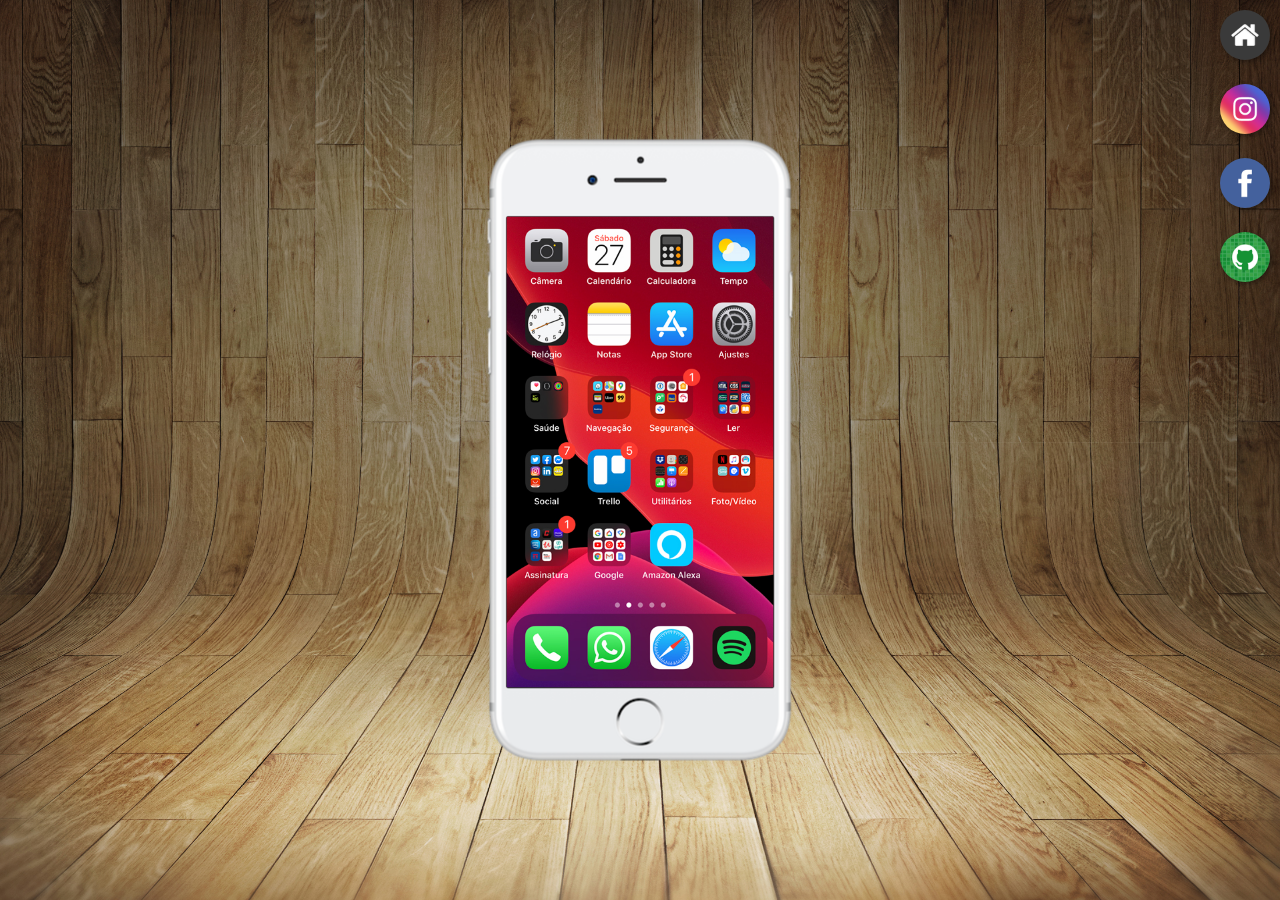
<file: index.html>
<!DOCTYPE html>
<html lang="pt-br">
<head>
    <meta charset="UTF-8">
    <meta name="viewport" content="width=device-width, initial-scale=1.0">
    <title>Redes Sociais</title>
    <link rel="stylesheet" href="estilos/style.css">
    <link rel="shortcut icon" href="favicon.ico" type="favicon">
    
</head>
<style>
    
   
</style>
<body>
    
    <main>
        <section id="iphone">  
            <iframe src="home.html" name="tela" id="tela" frameborder="0">
                Esse navegador não é compativel com seu navegador
            </iframe>      
        </section>
        <section id="container-icon">
               <a href="home.html" target="tela"><img src="imagens/logo-home.jpg" alt="logo home"></a>
               <a href="intagram.html" target="tela"><img src="imagens/logo-instagram.jpg" alt="instagram"></a>
               <a href="facebook.html" target="tela"><img src="imagens/logo-facebook.jpg" alt="facebook"></a>
               <a href="github.html" target="tela"><img src="imagens/logo-github.jpg" alt="github"></a>

        </section>
    </main>
    
    
</body>
</html>
</file>
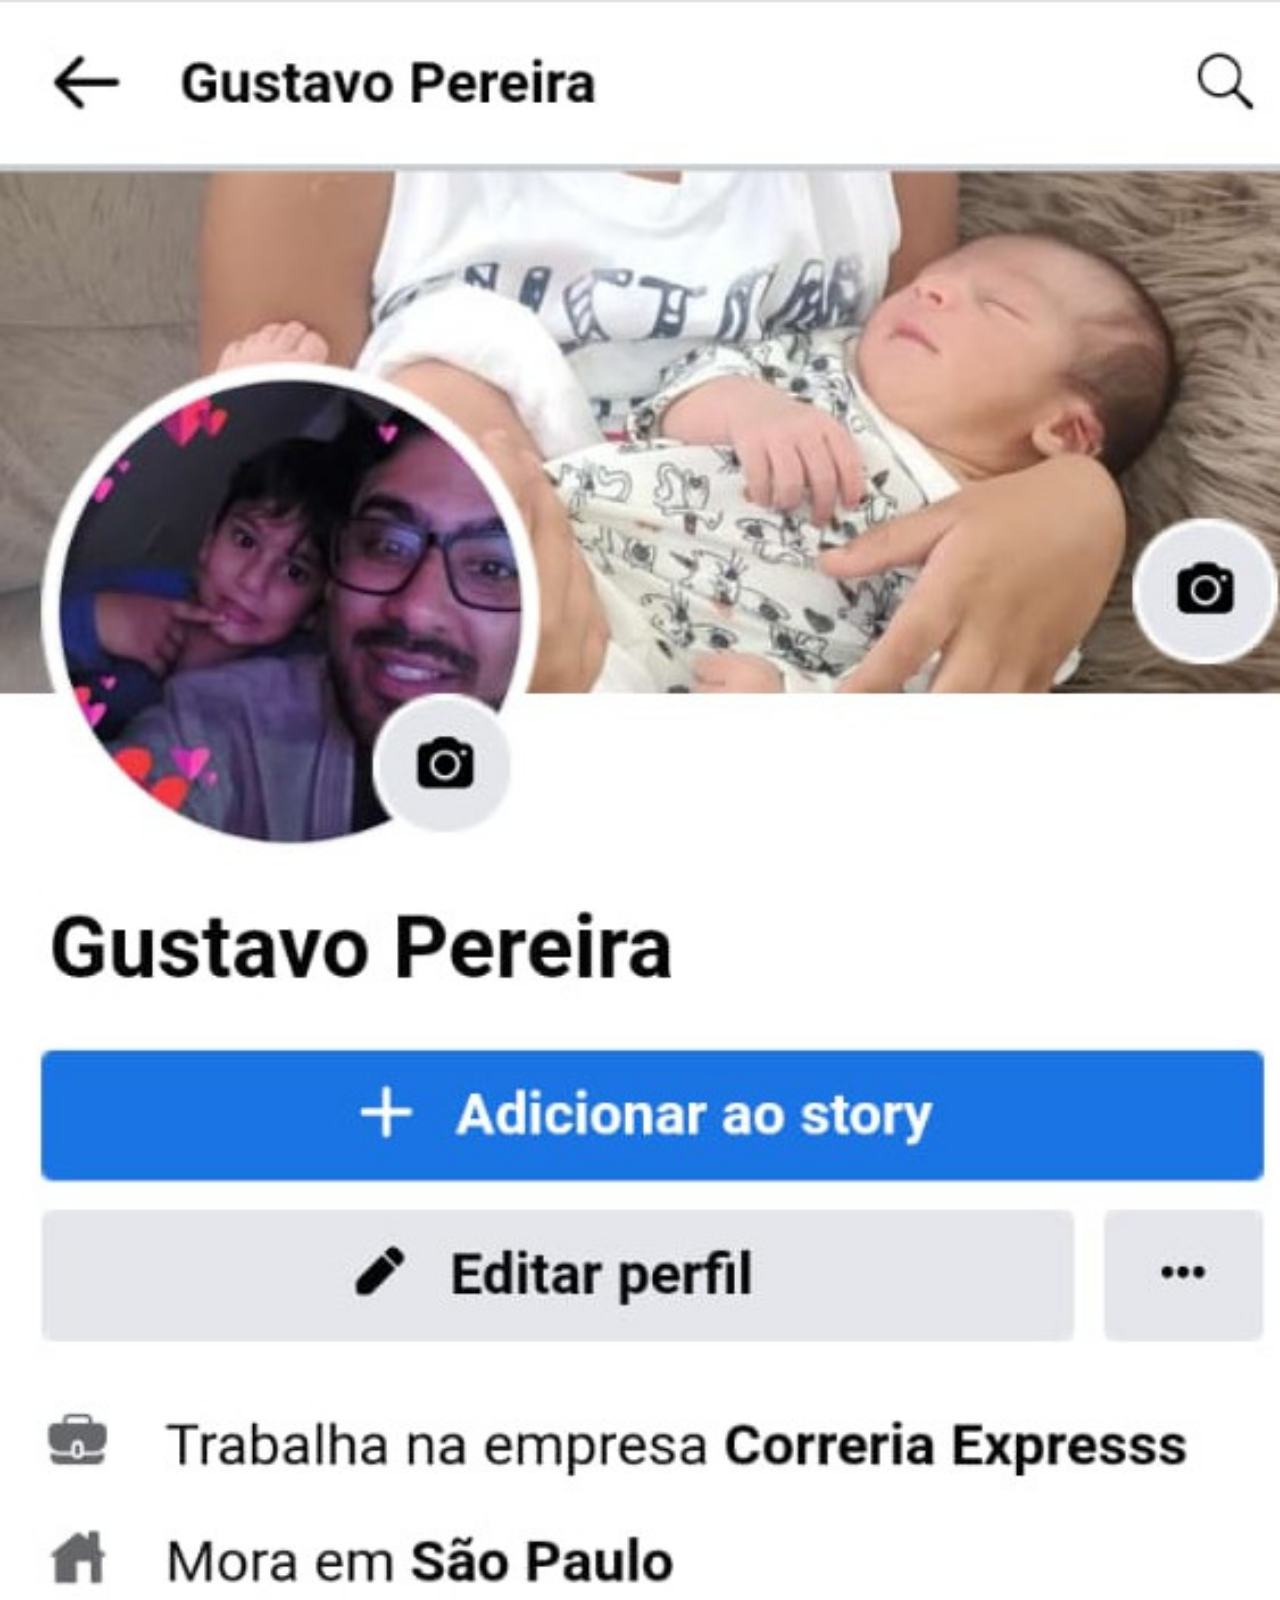
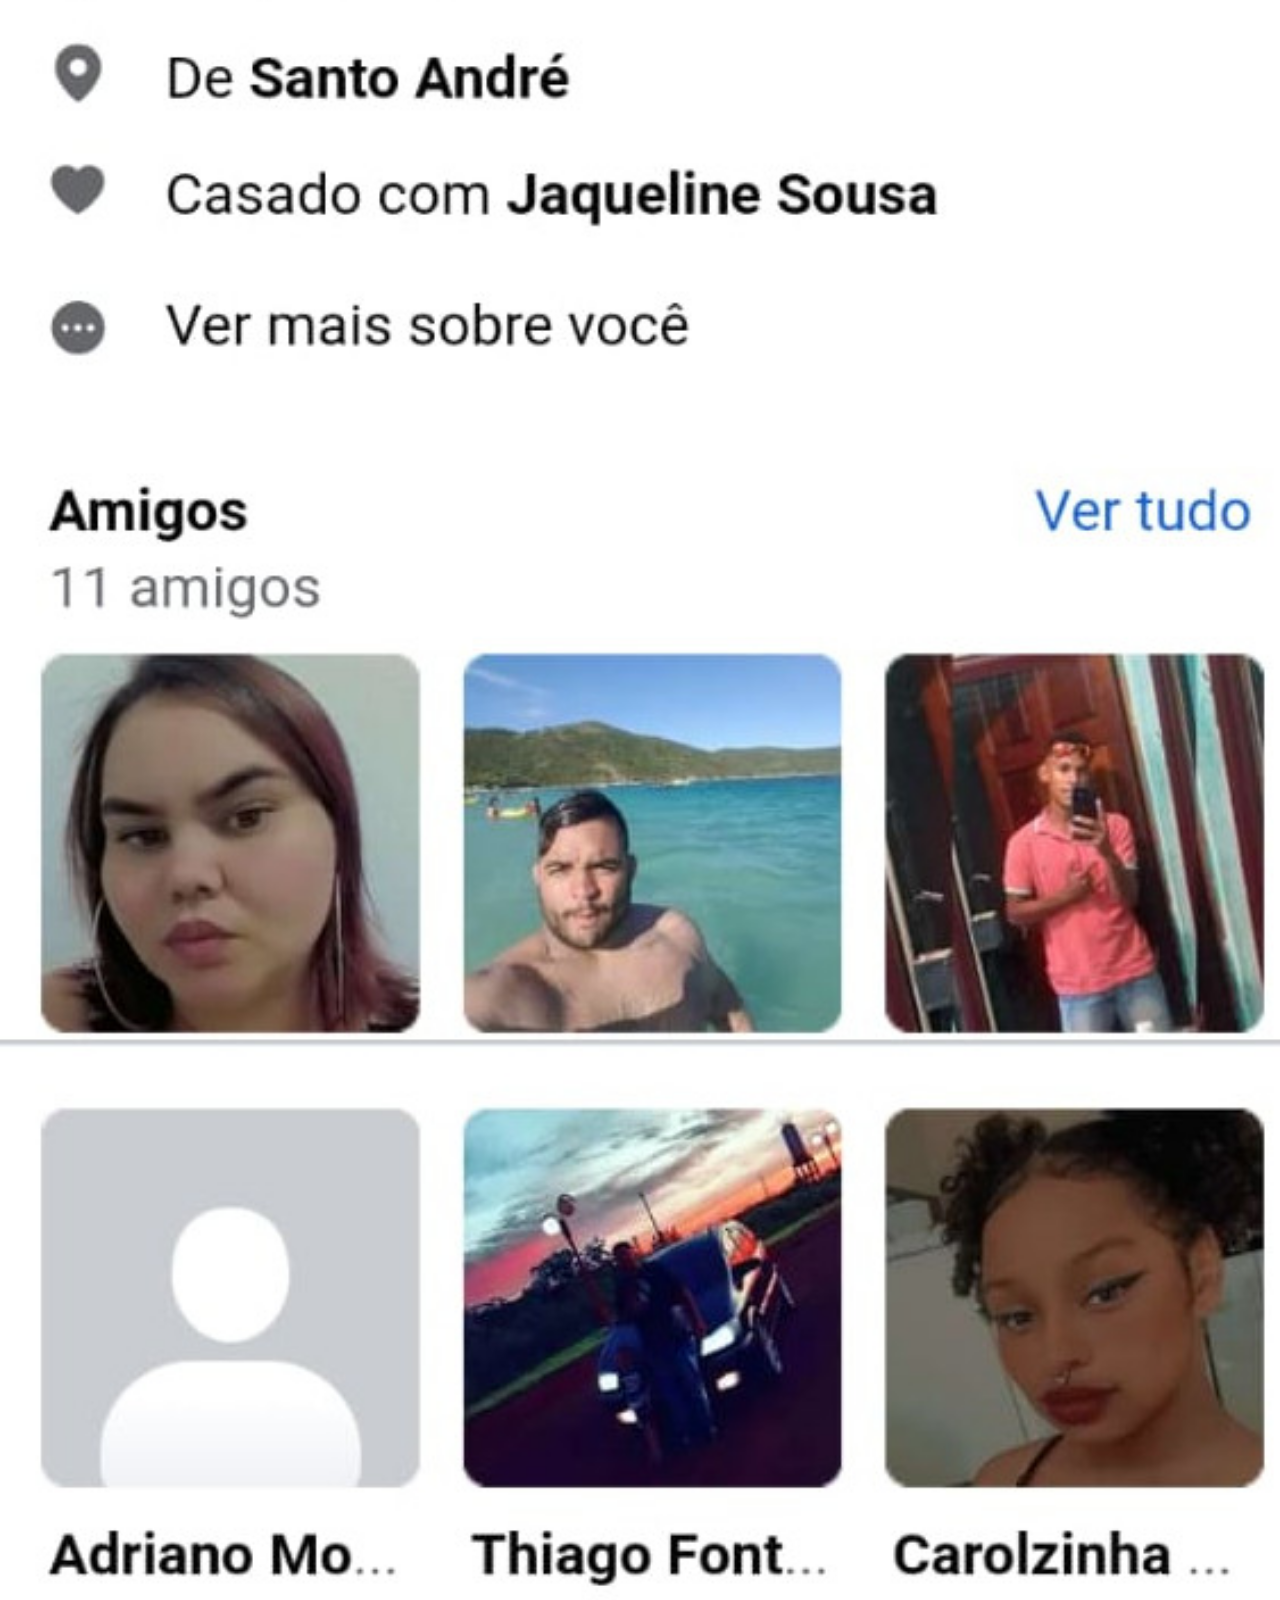
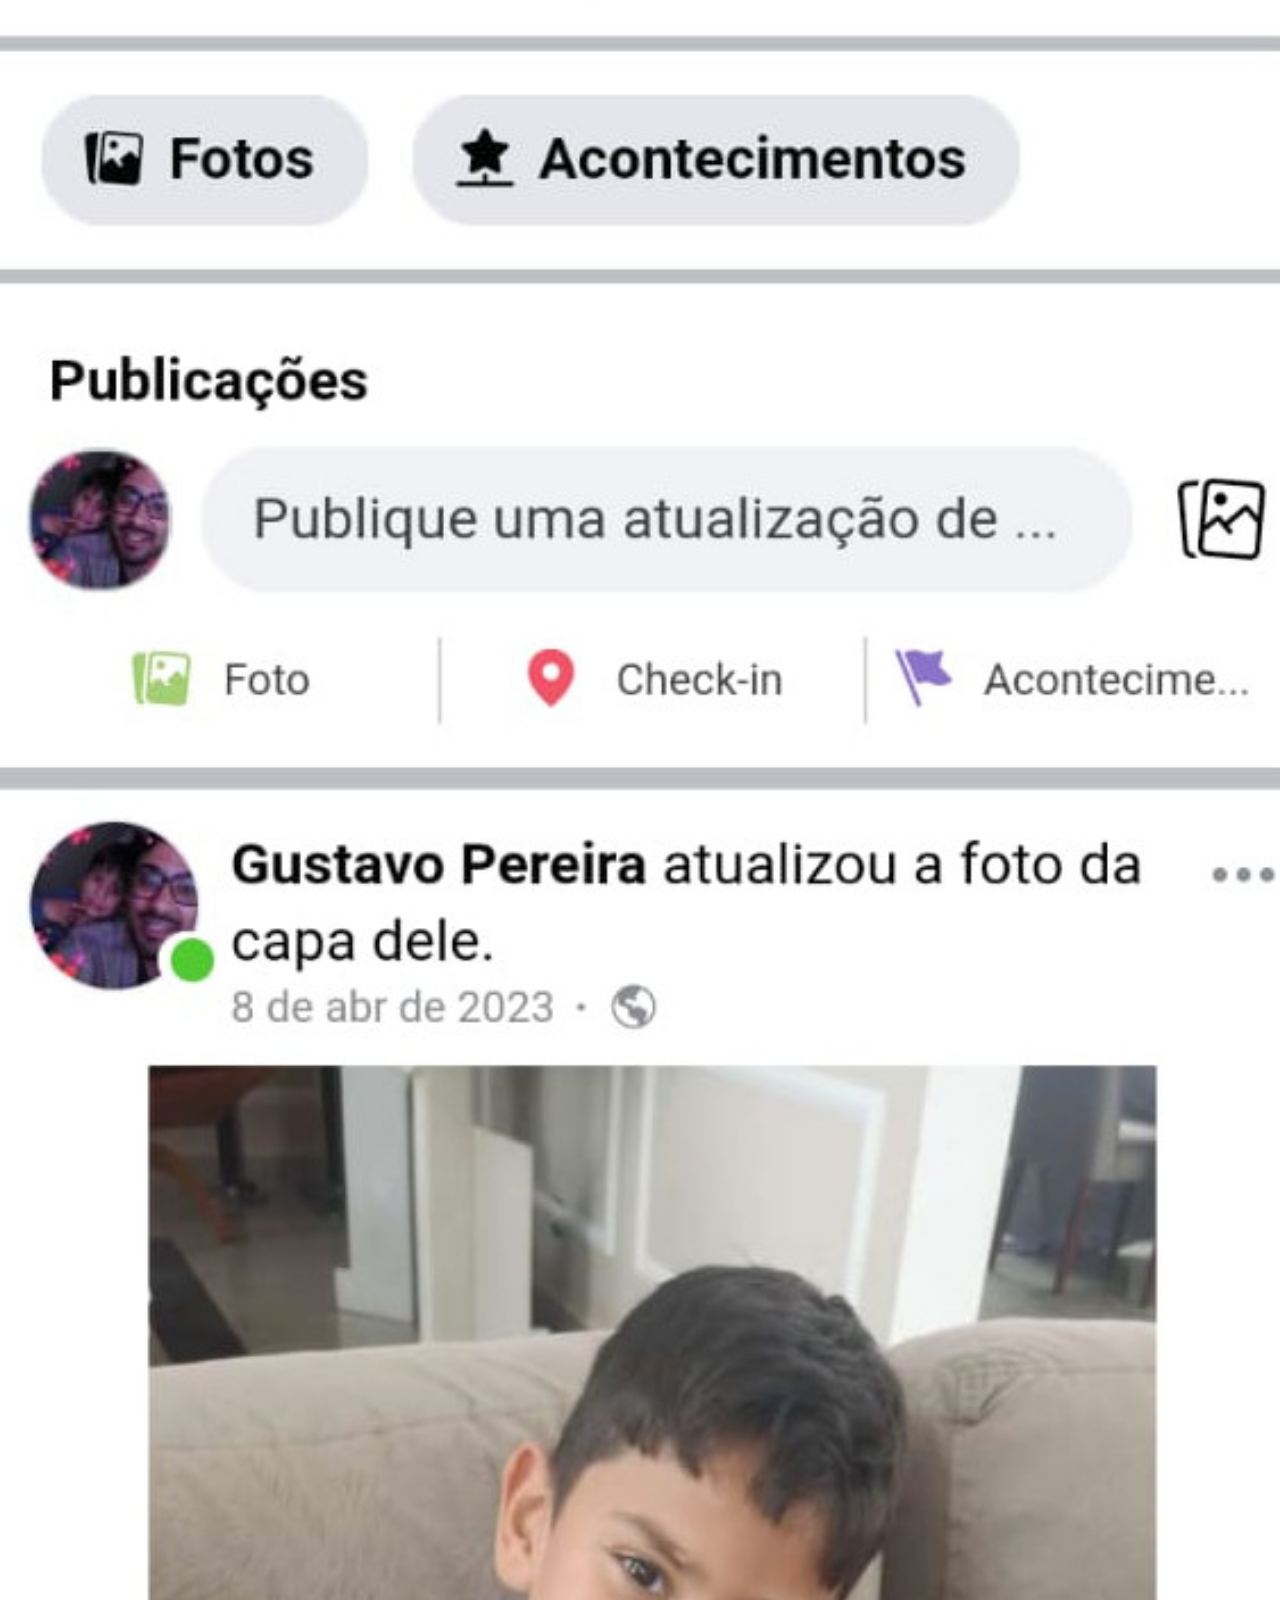
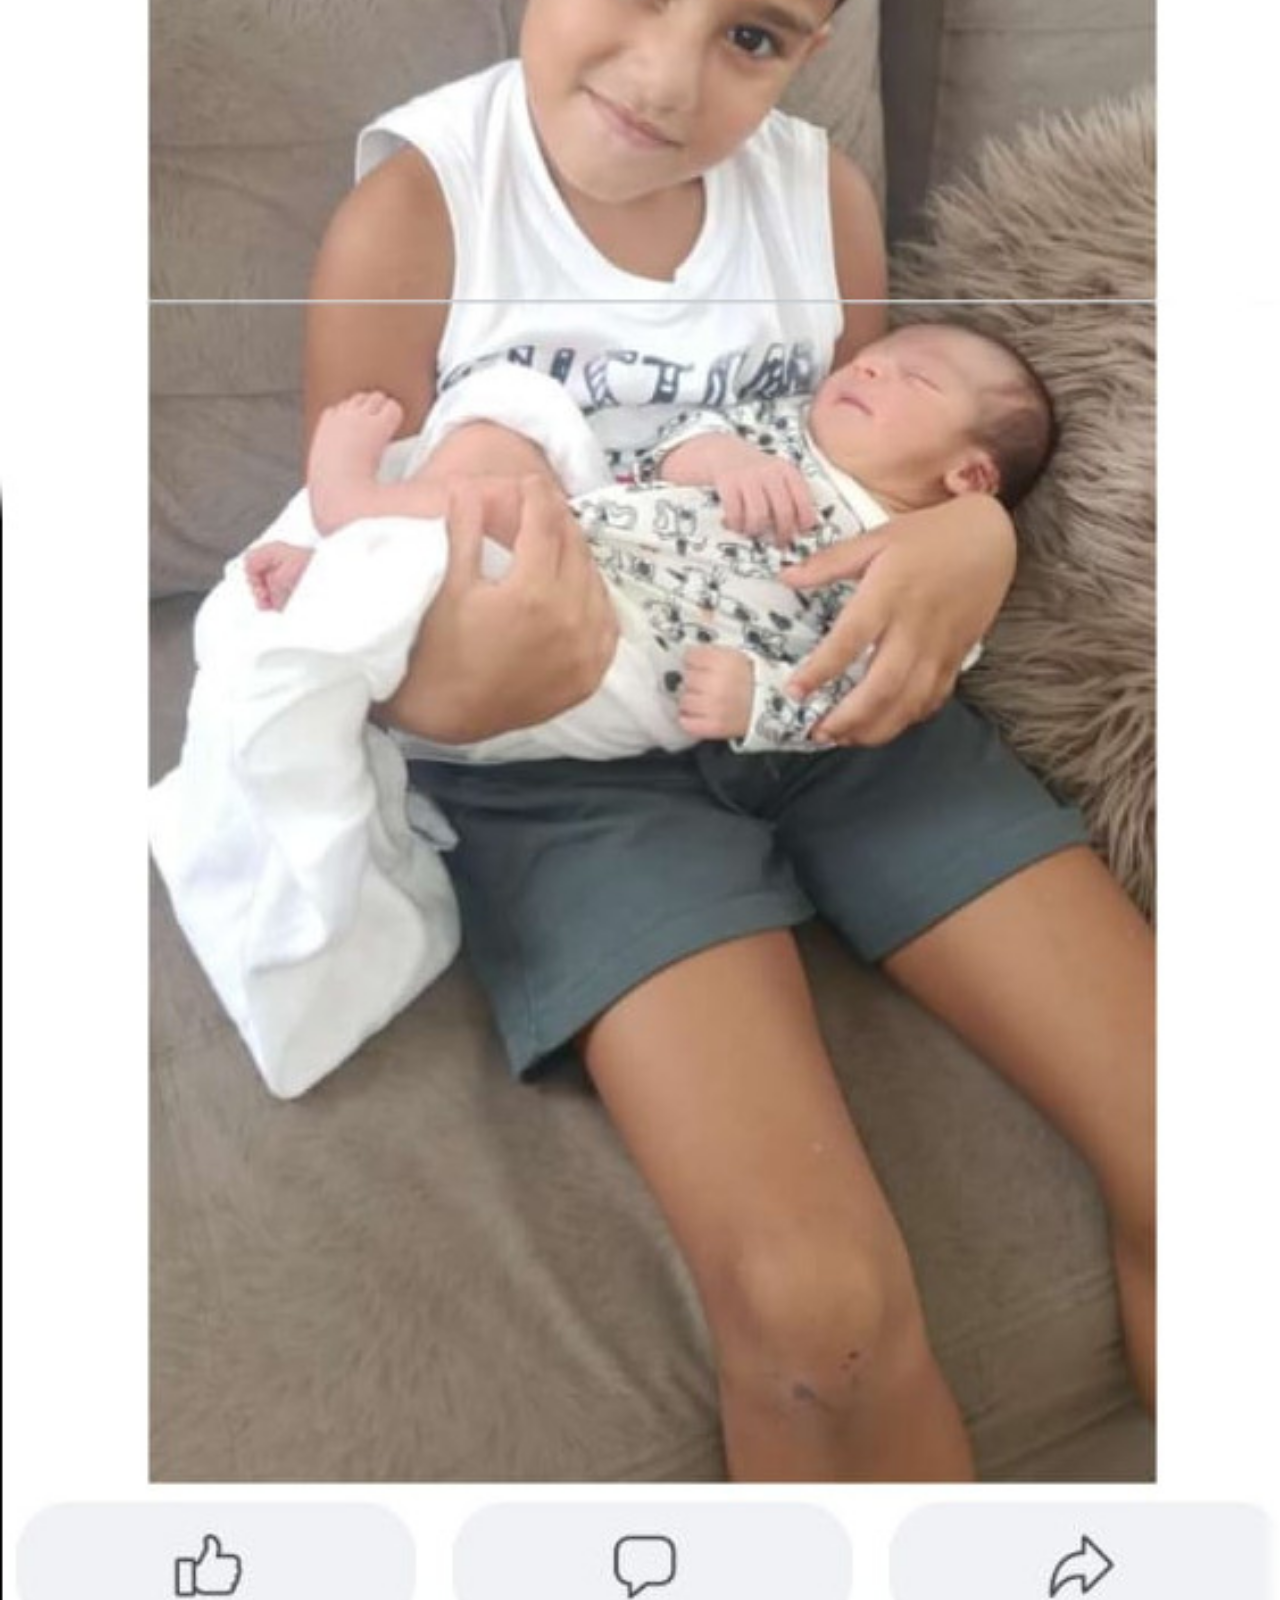
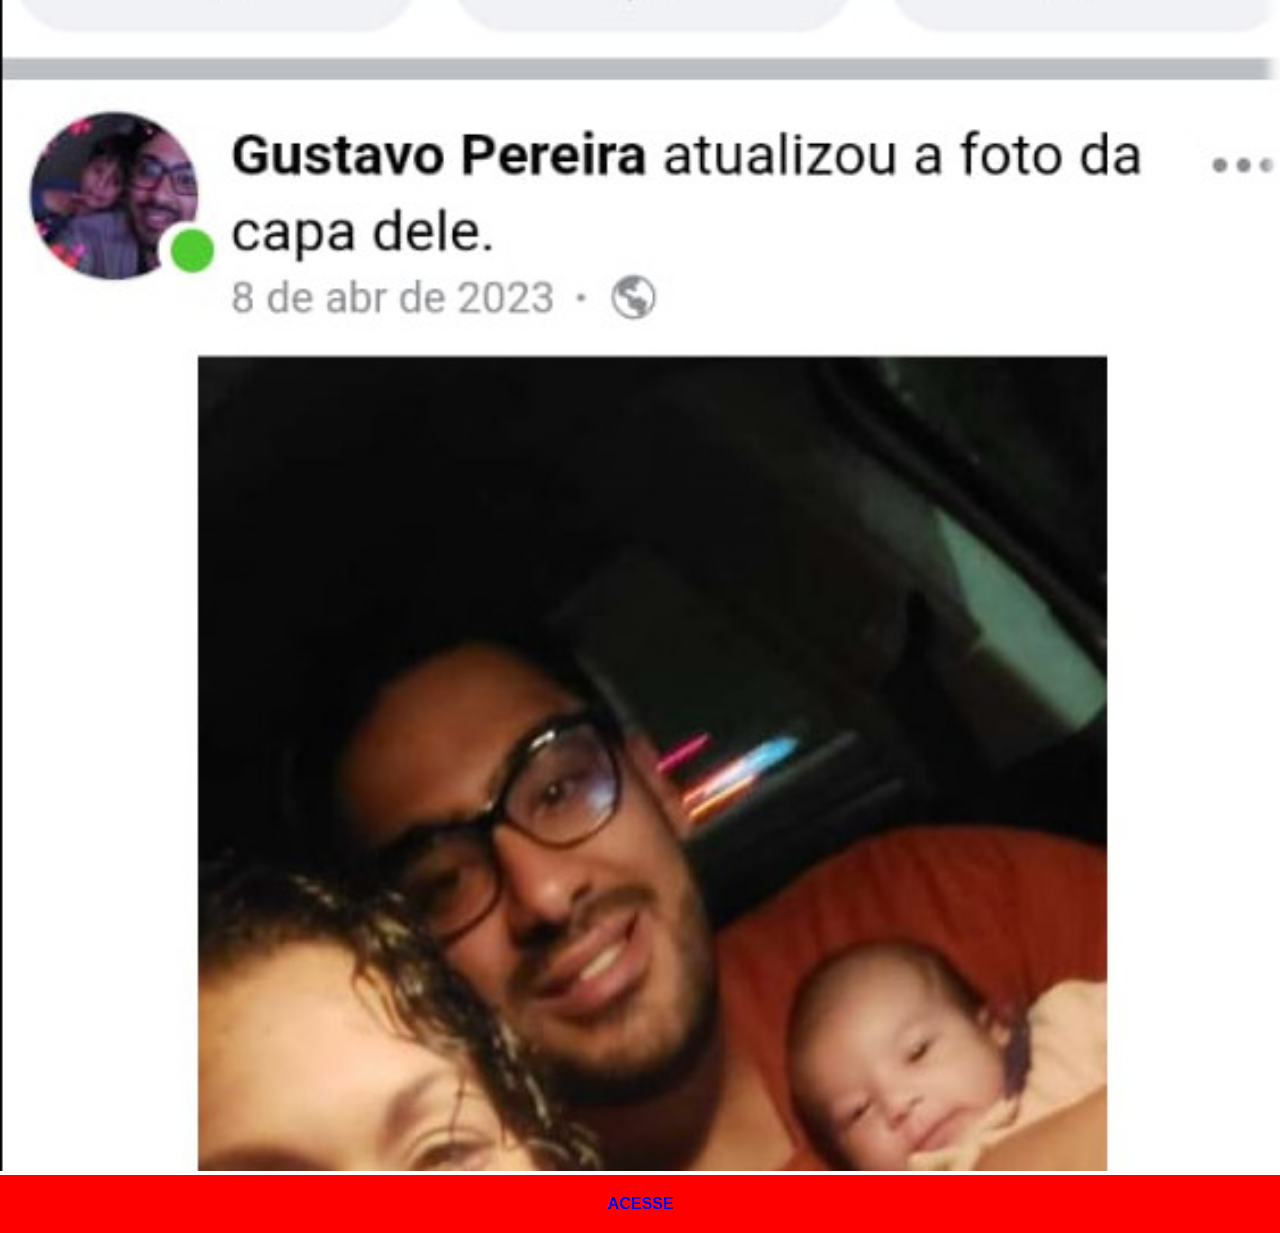
<file: facebook.html>
<!DOCTYPE html>
<html lang="en">
<head>
    <meta charset="UTF-8">
    <meta name="viewport" content="width=device-width, initial-scale=1.0">
    <title>Document</title>
    <link rel="stylesheet" href="estilos/social.css">
</head>
<body>
    <img src="imagens/facebook.jpg" alt="facebook"><a href="https://www.facebook.com/profile.php?id=100087121866873" target="_blank">ACESSE</a>
</body>
</html>
</file>
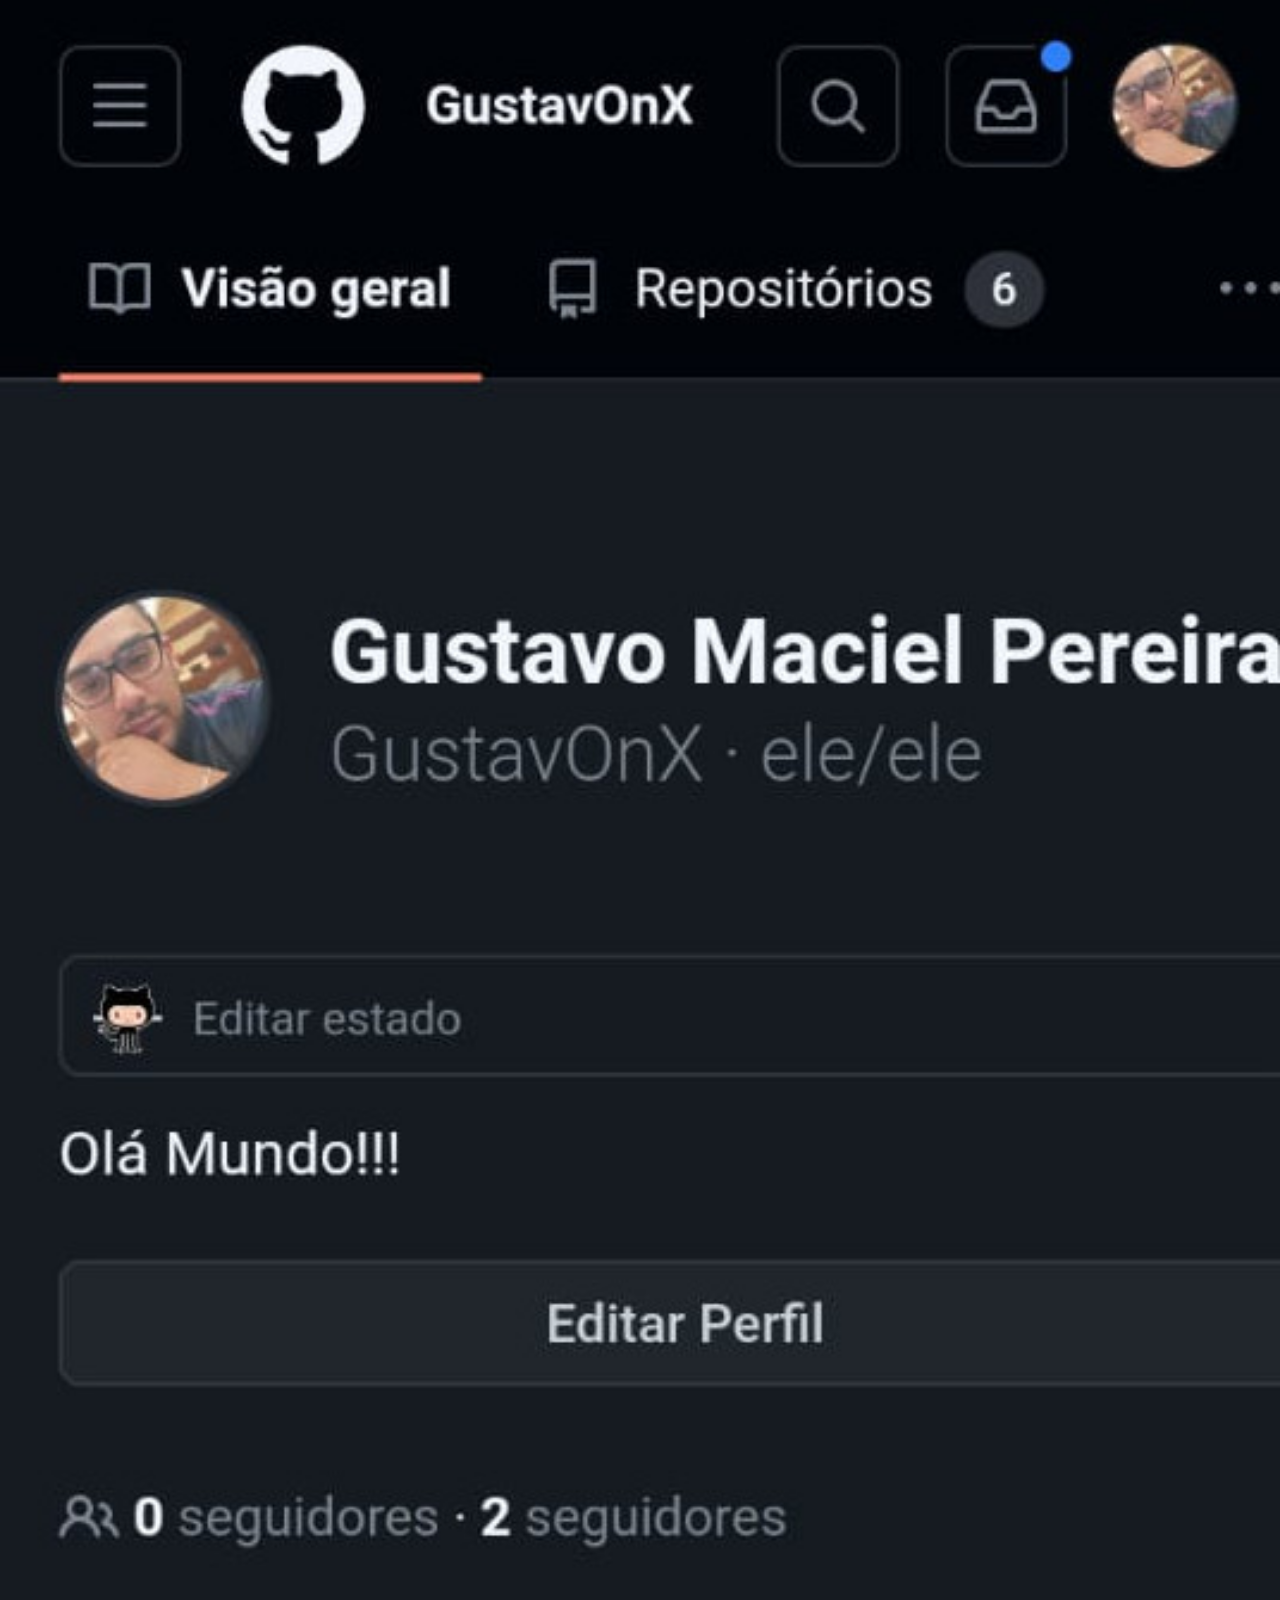
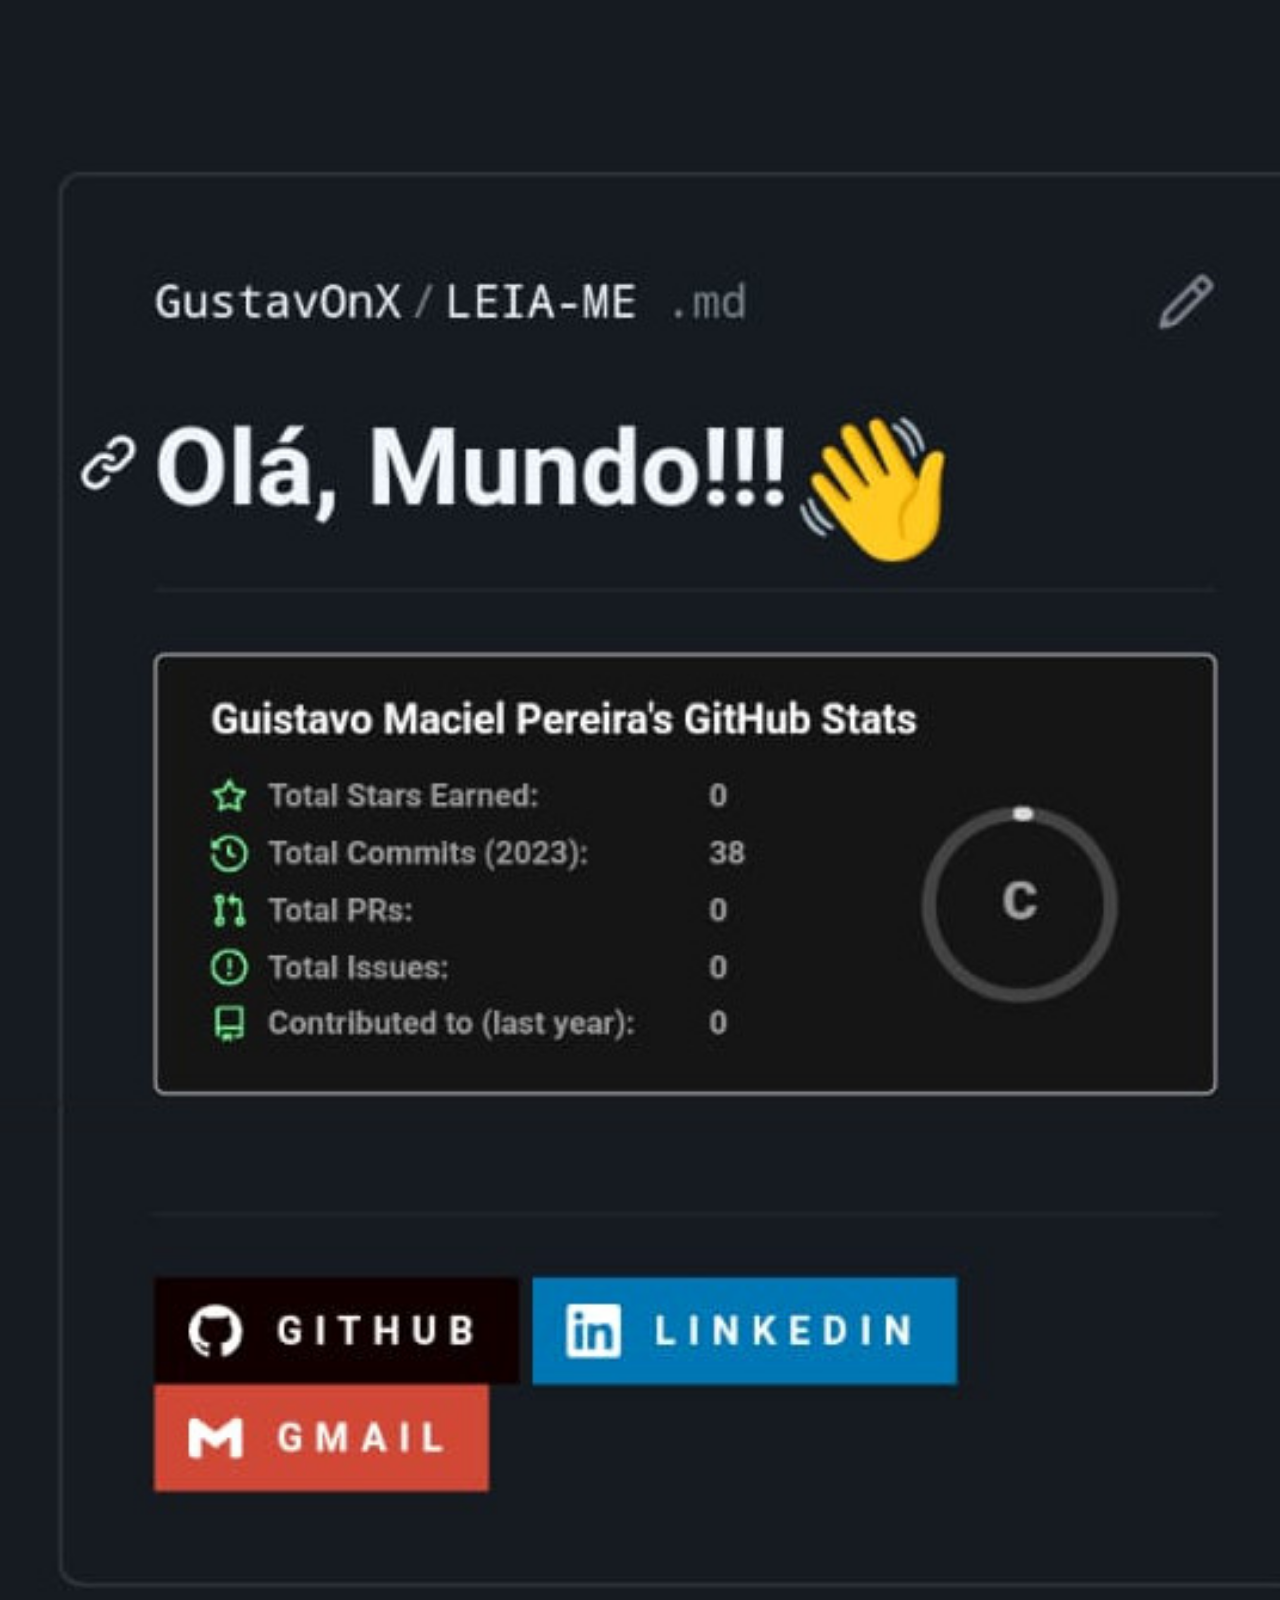
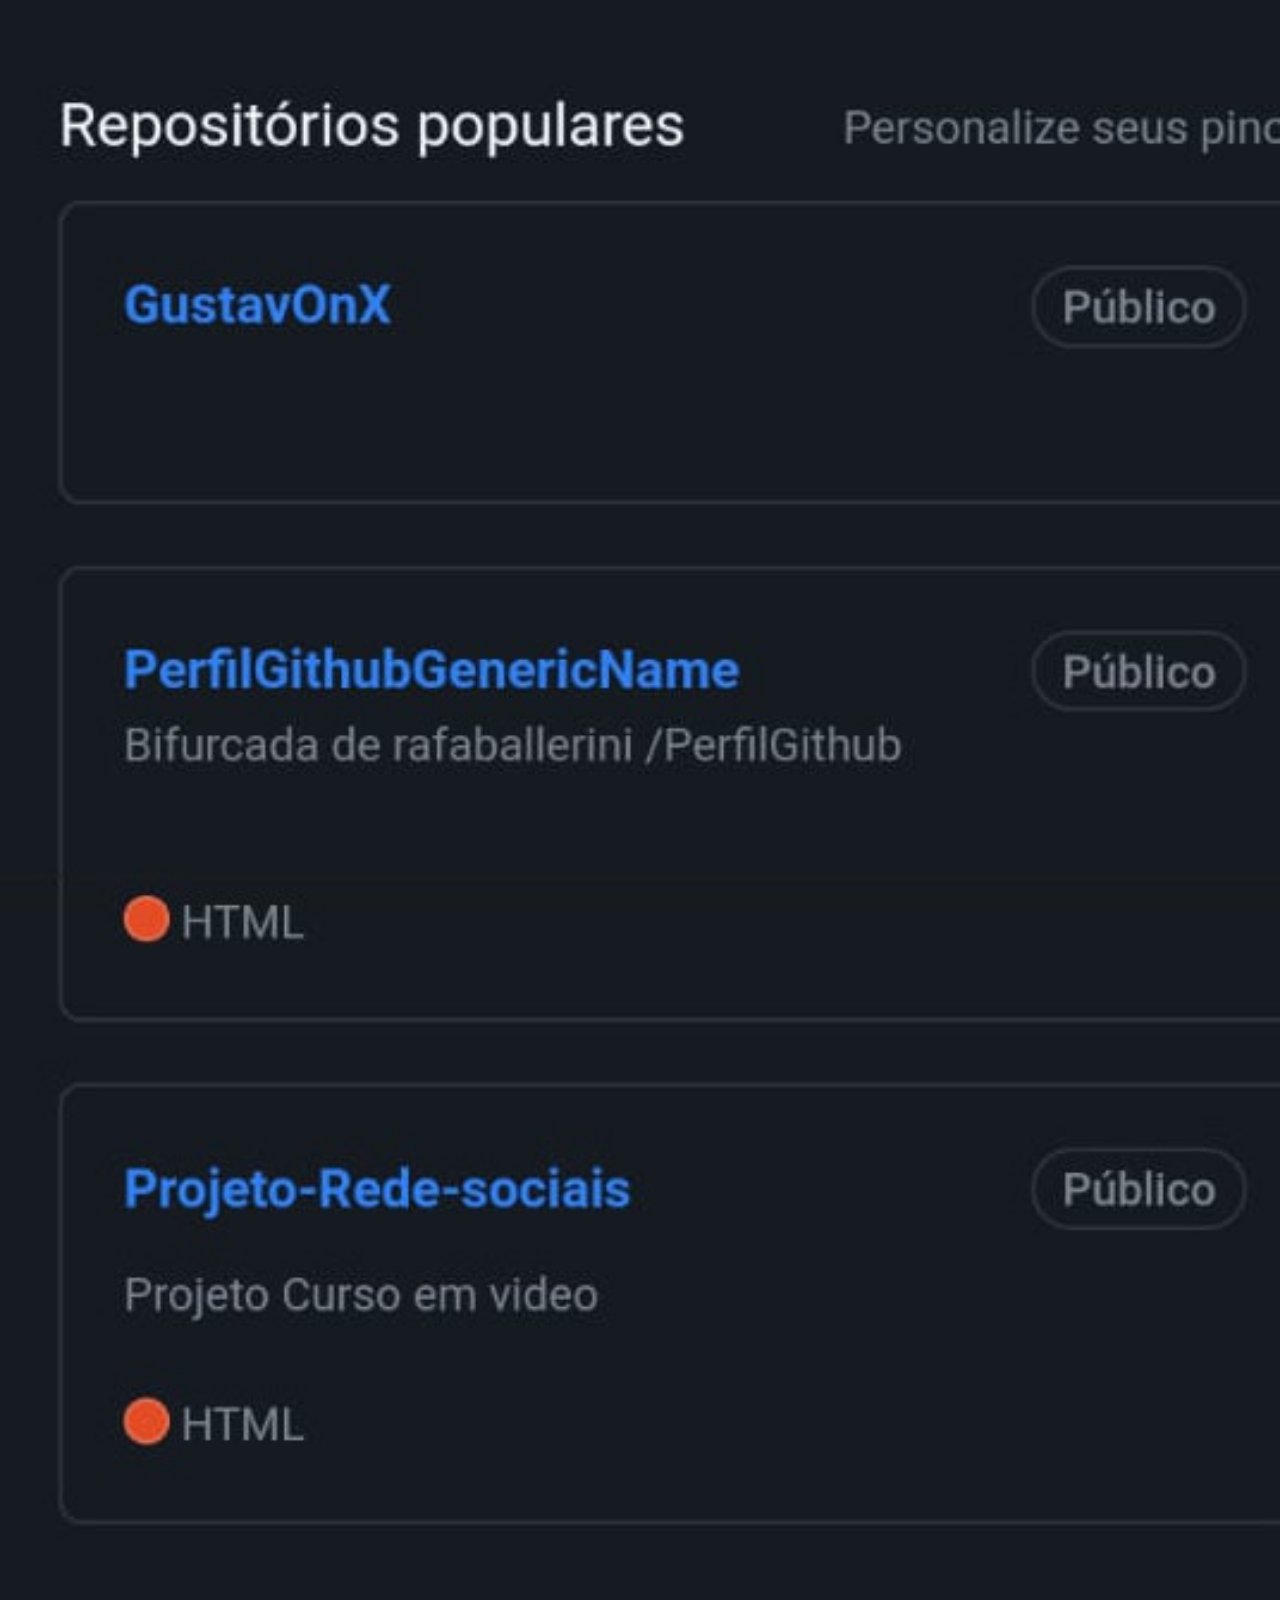
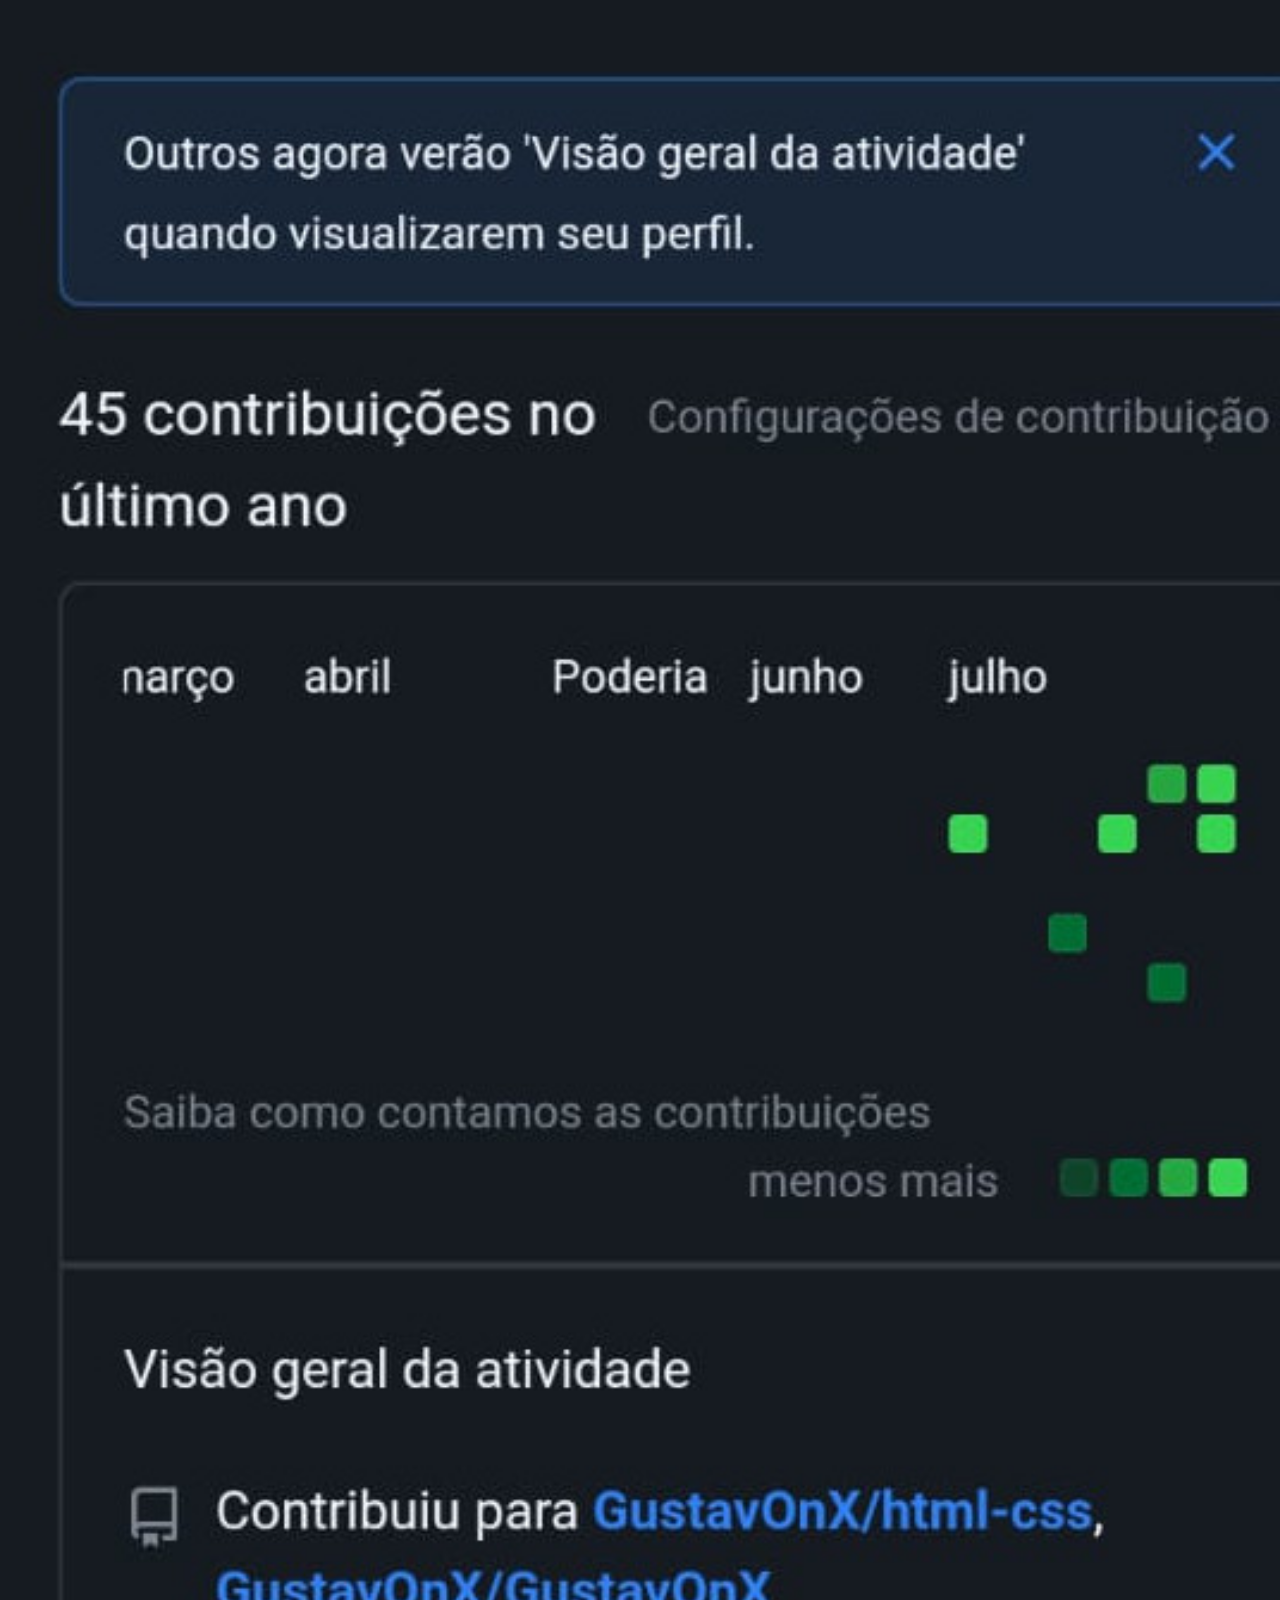
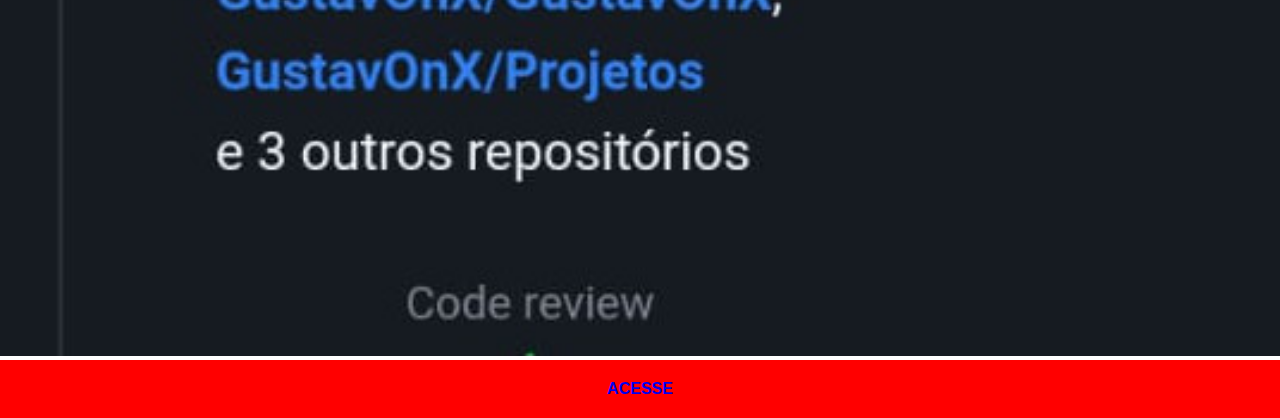
<file: github.html>
<!DOCTYPE html>
<html lang="en">
<head>
    <meta charset="UTF-8">
    <meta name="viewport" content="width=device-width, initial-scale=1.0">
    <title>Document</title>
    <link rel="stylesheet" href="estilos/social.css">
</head>
<body>
    <img src="imagens/githubgu.jpg" alt="github"><a href="https://github.com/GustavOnX" target="_blank">ACESSE</a>
</body>
</html>
</file>
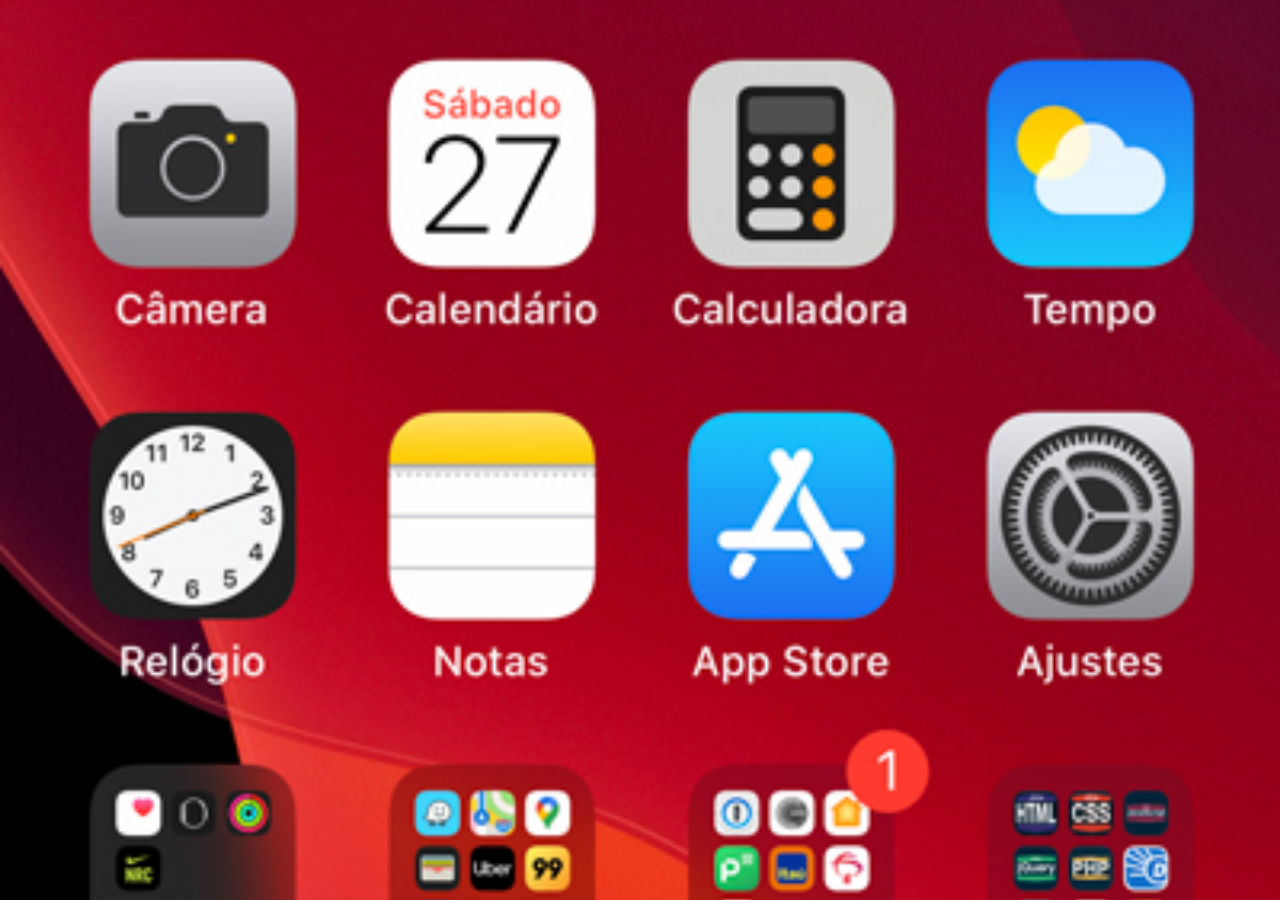
<file: home.html>
<!DOCTYPE html>
<html lang="pt-br">
<head>
    <meta charset="UTF-8">
    <meta name="viewport" content="width=device-width, initial-scale=1.0">
    <title>Document</title>
    <style>
        *{
            margin: 0px;
            padding: 0px;
        }
        body {
            width: 100vw;
            height: 100vh;
            background:  black url('imagens/tela-home.jpg') no-repeat top center;
            background-size: cover;
        }
    </style>
</head>
<body>
    
</body>
</html>
</file>
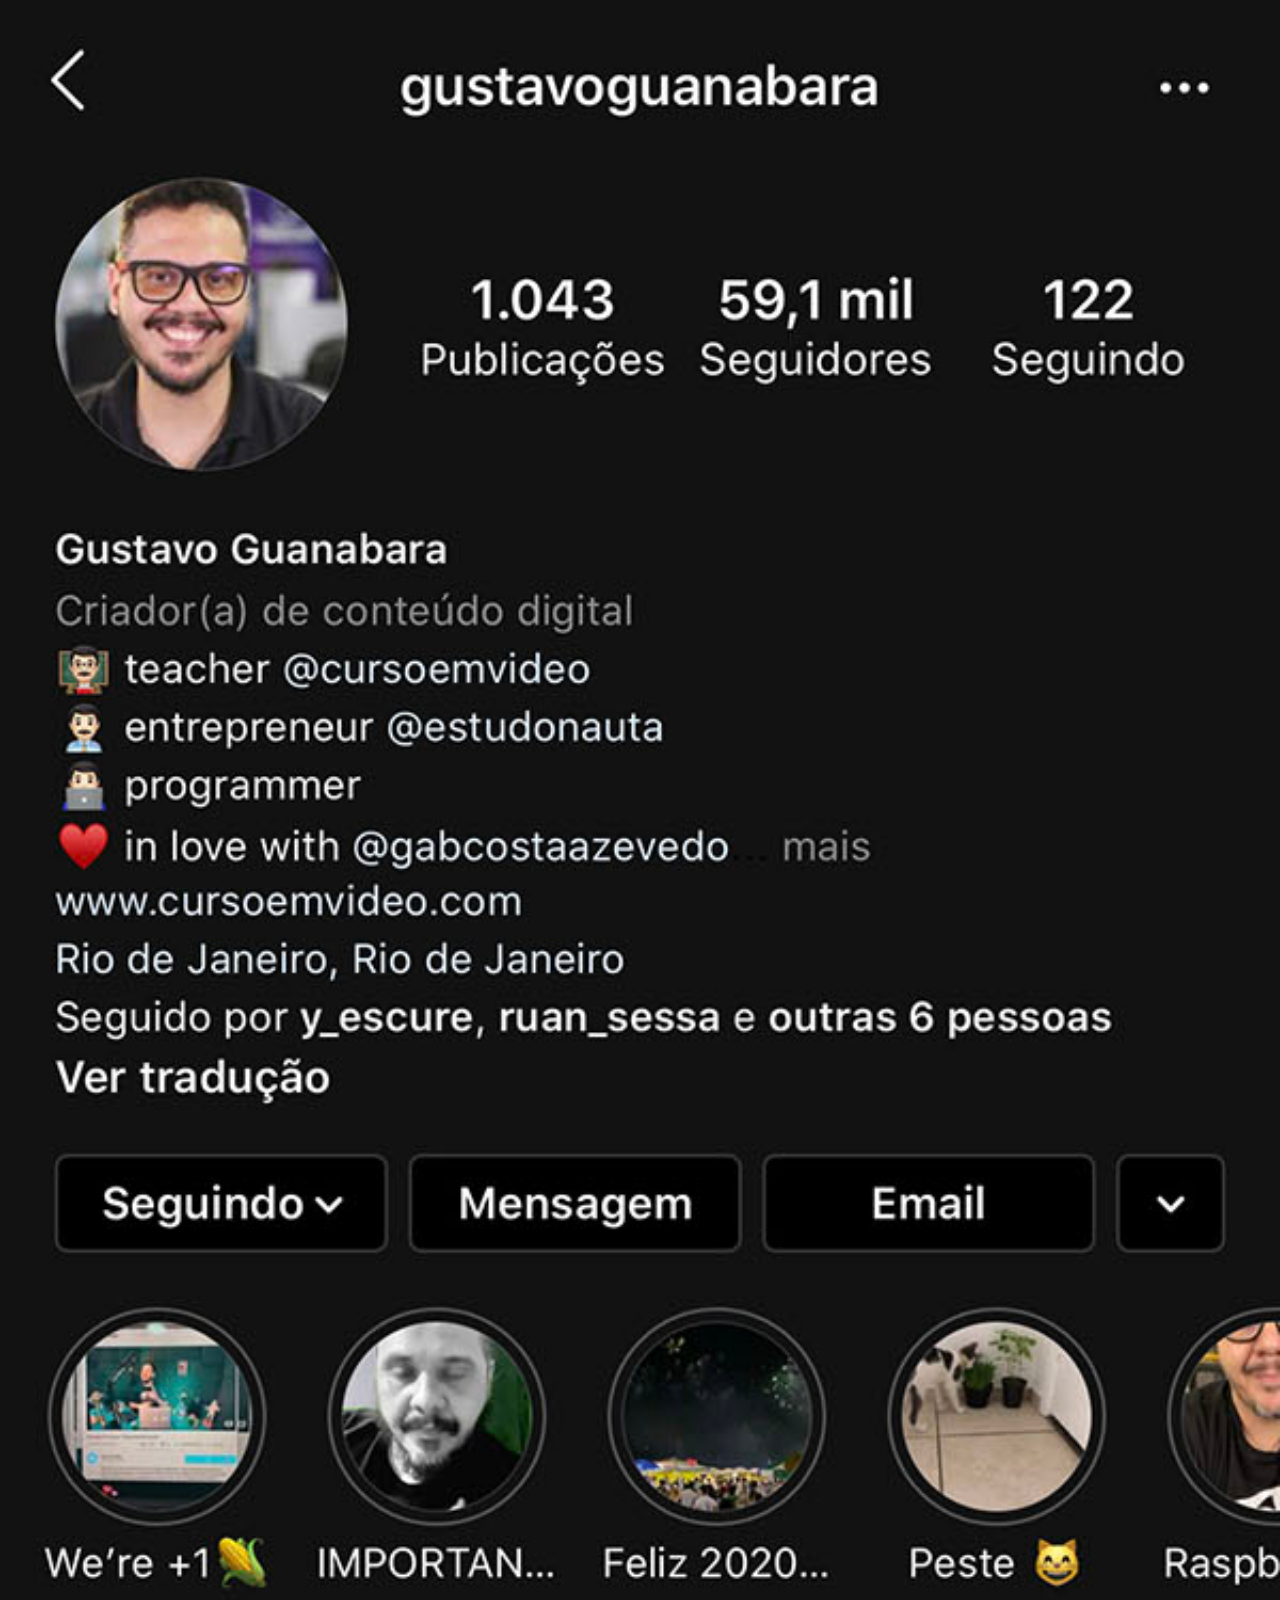
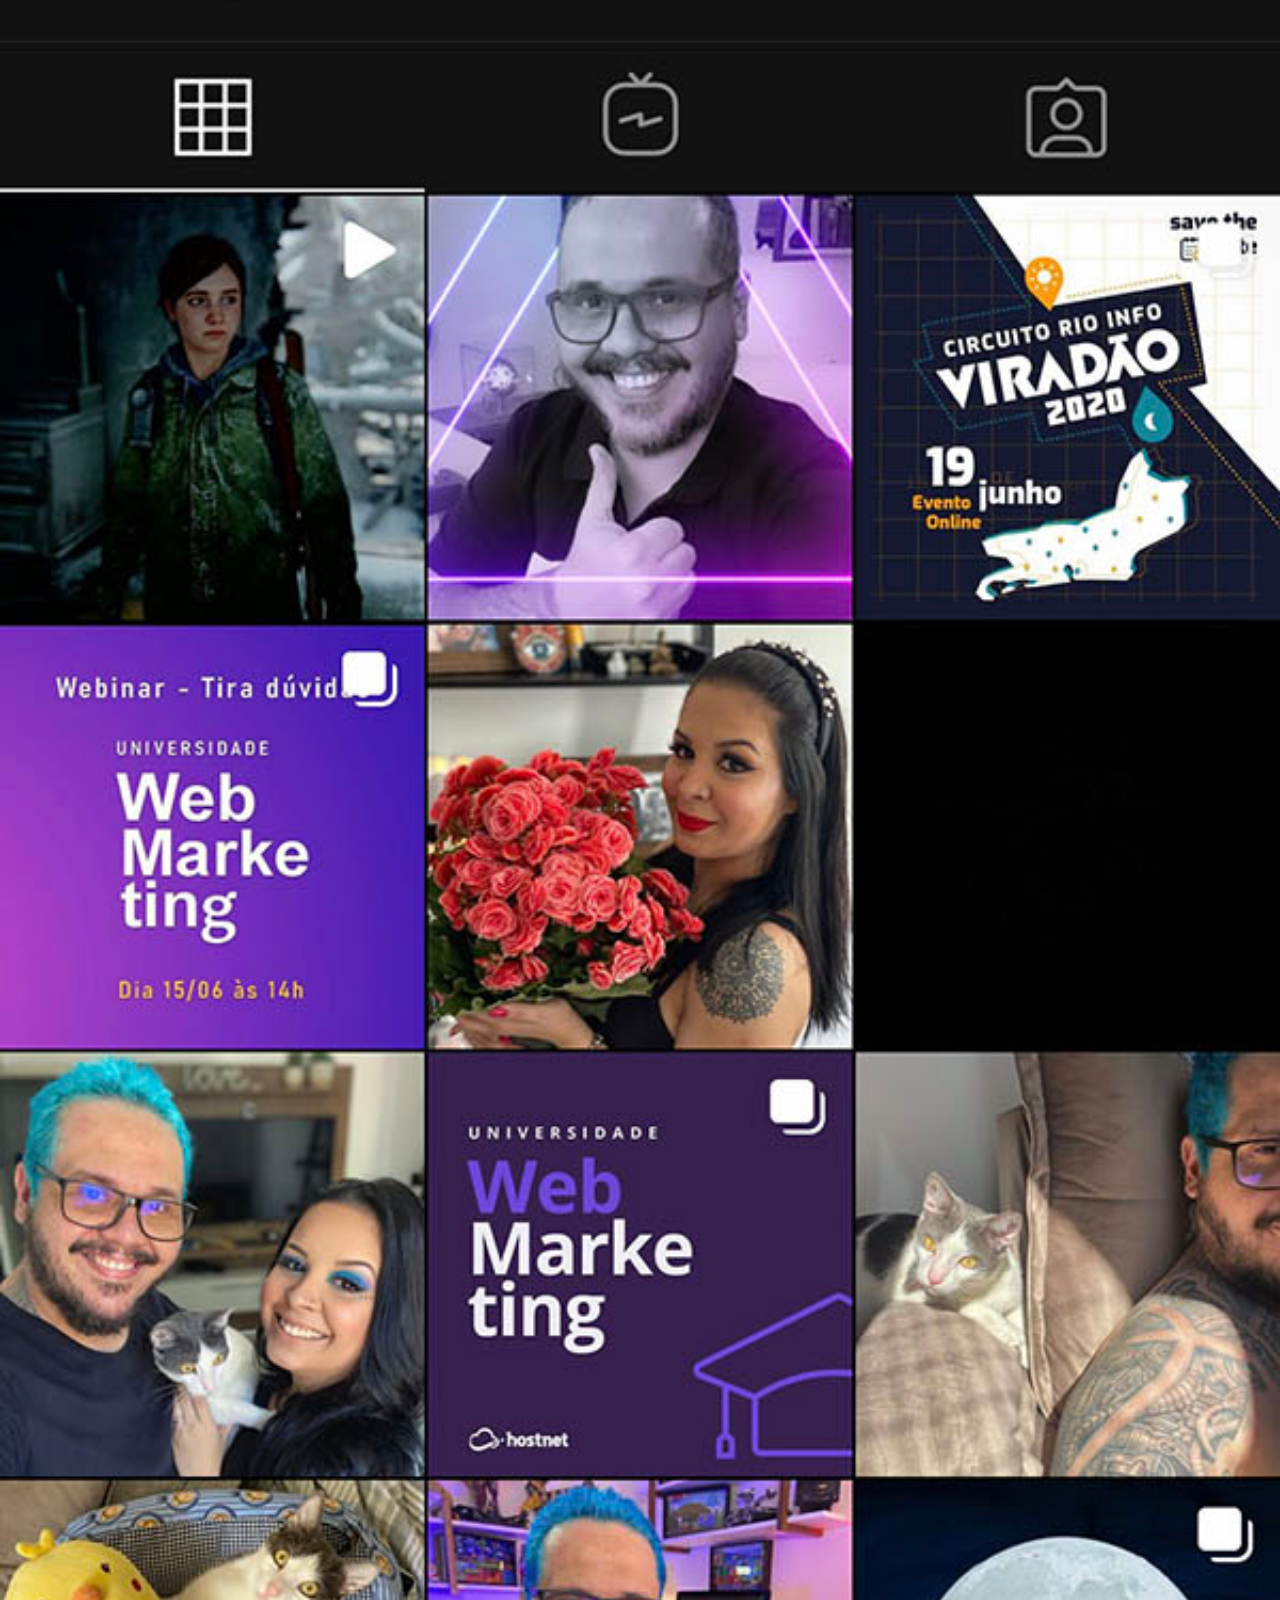
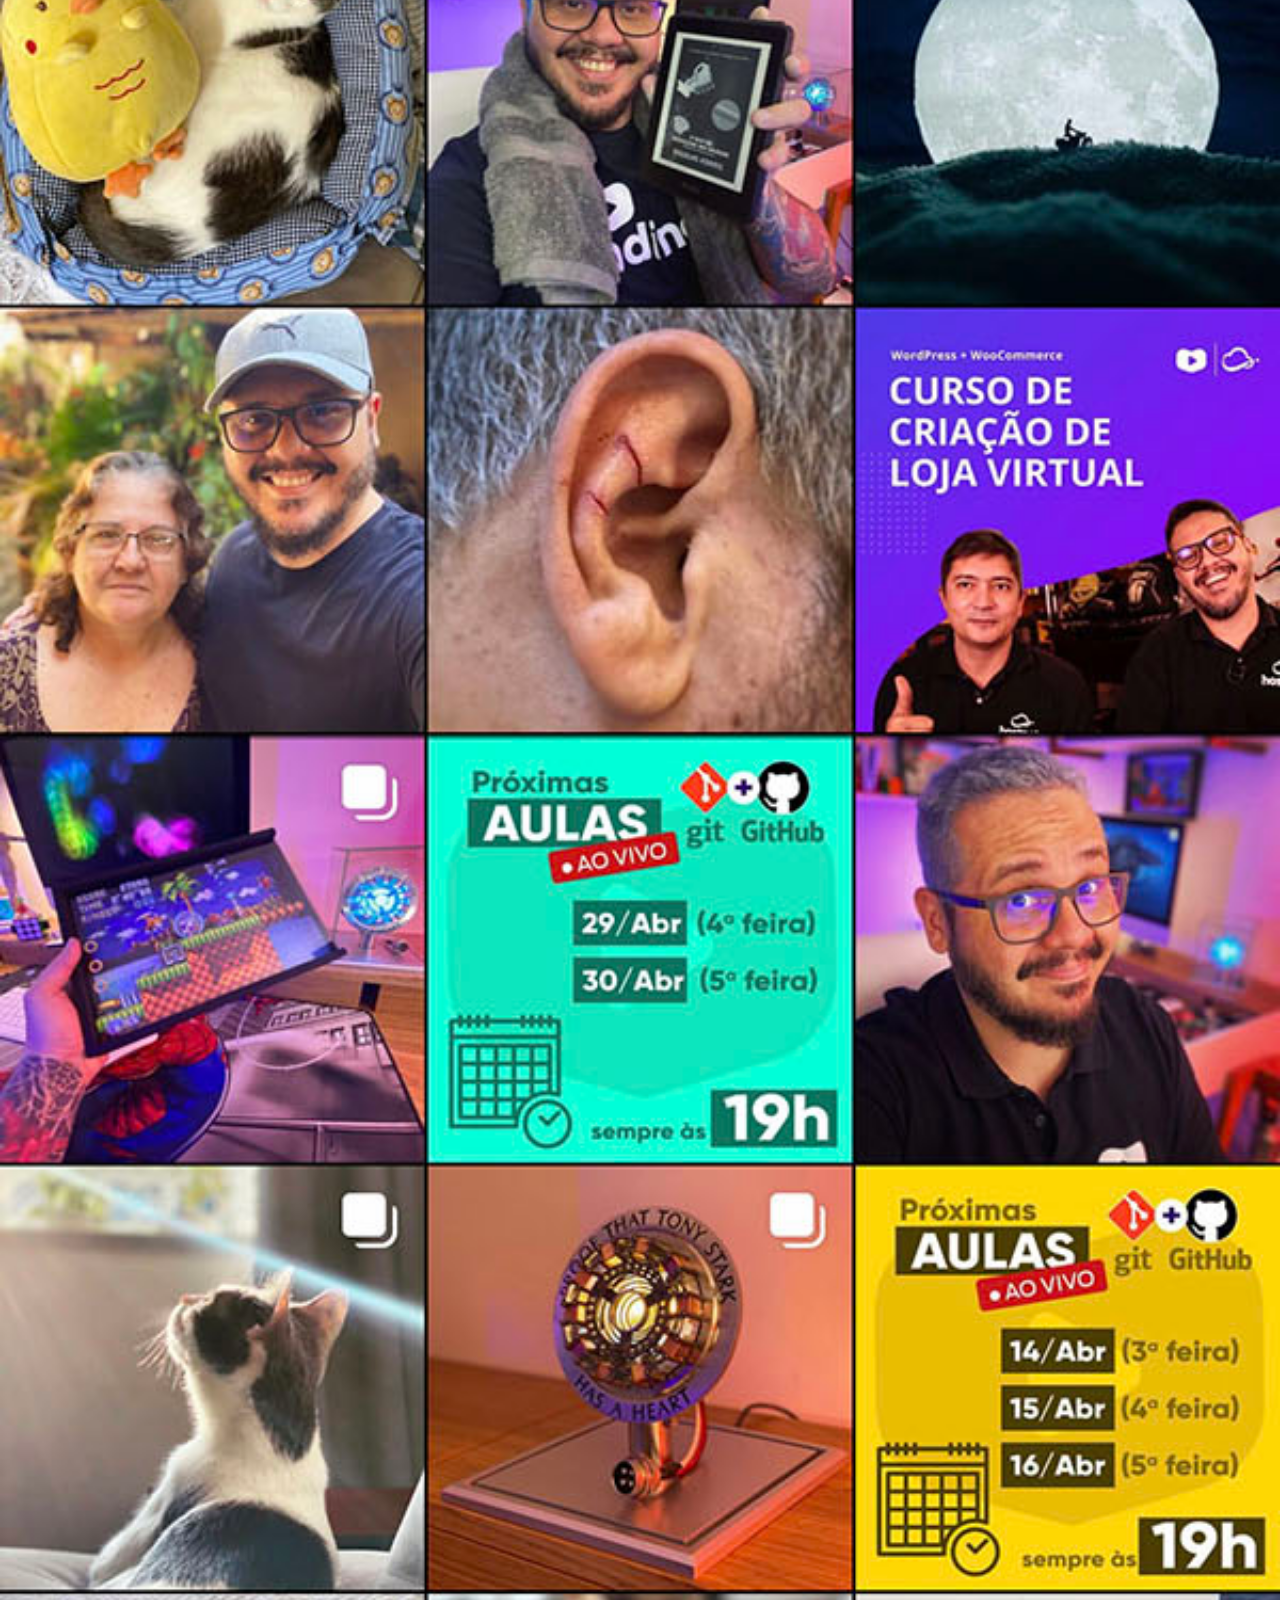
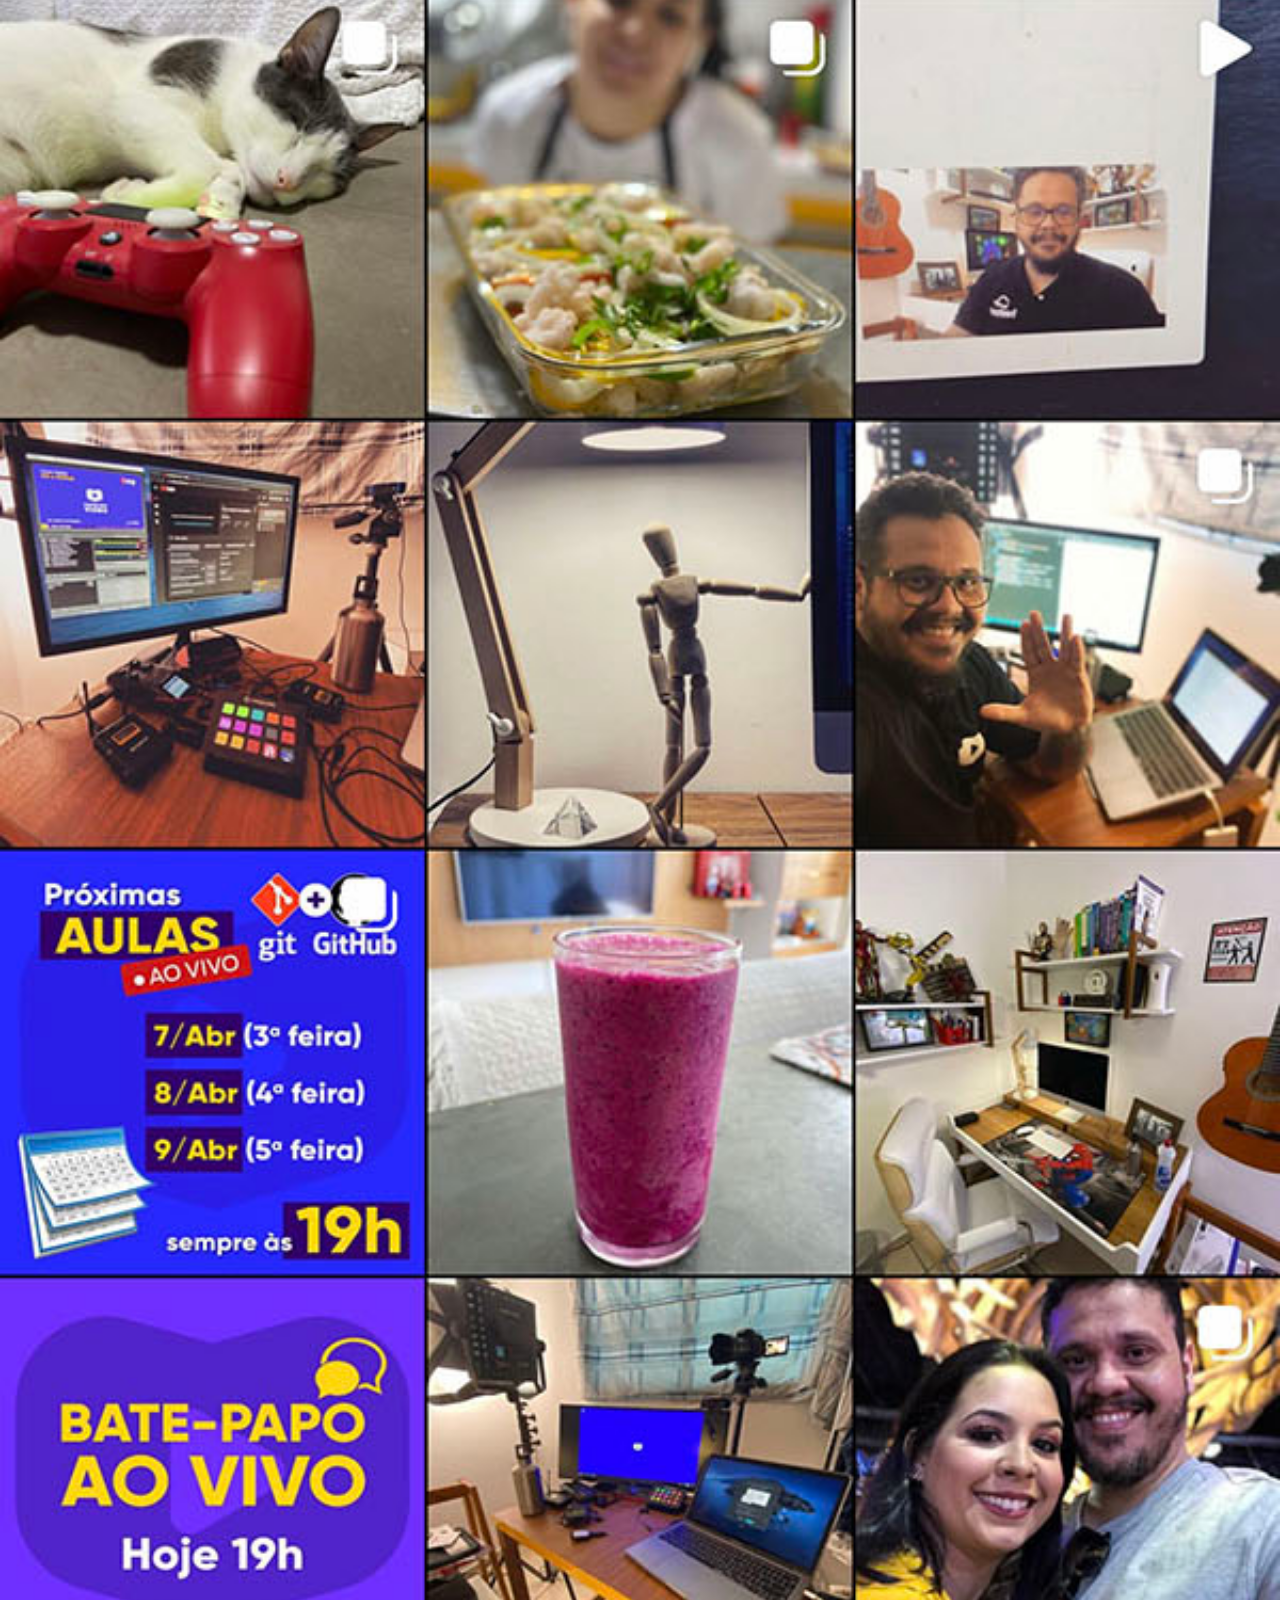
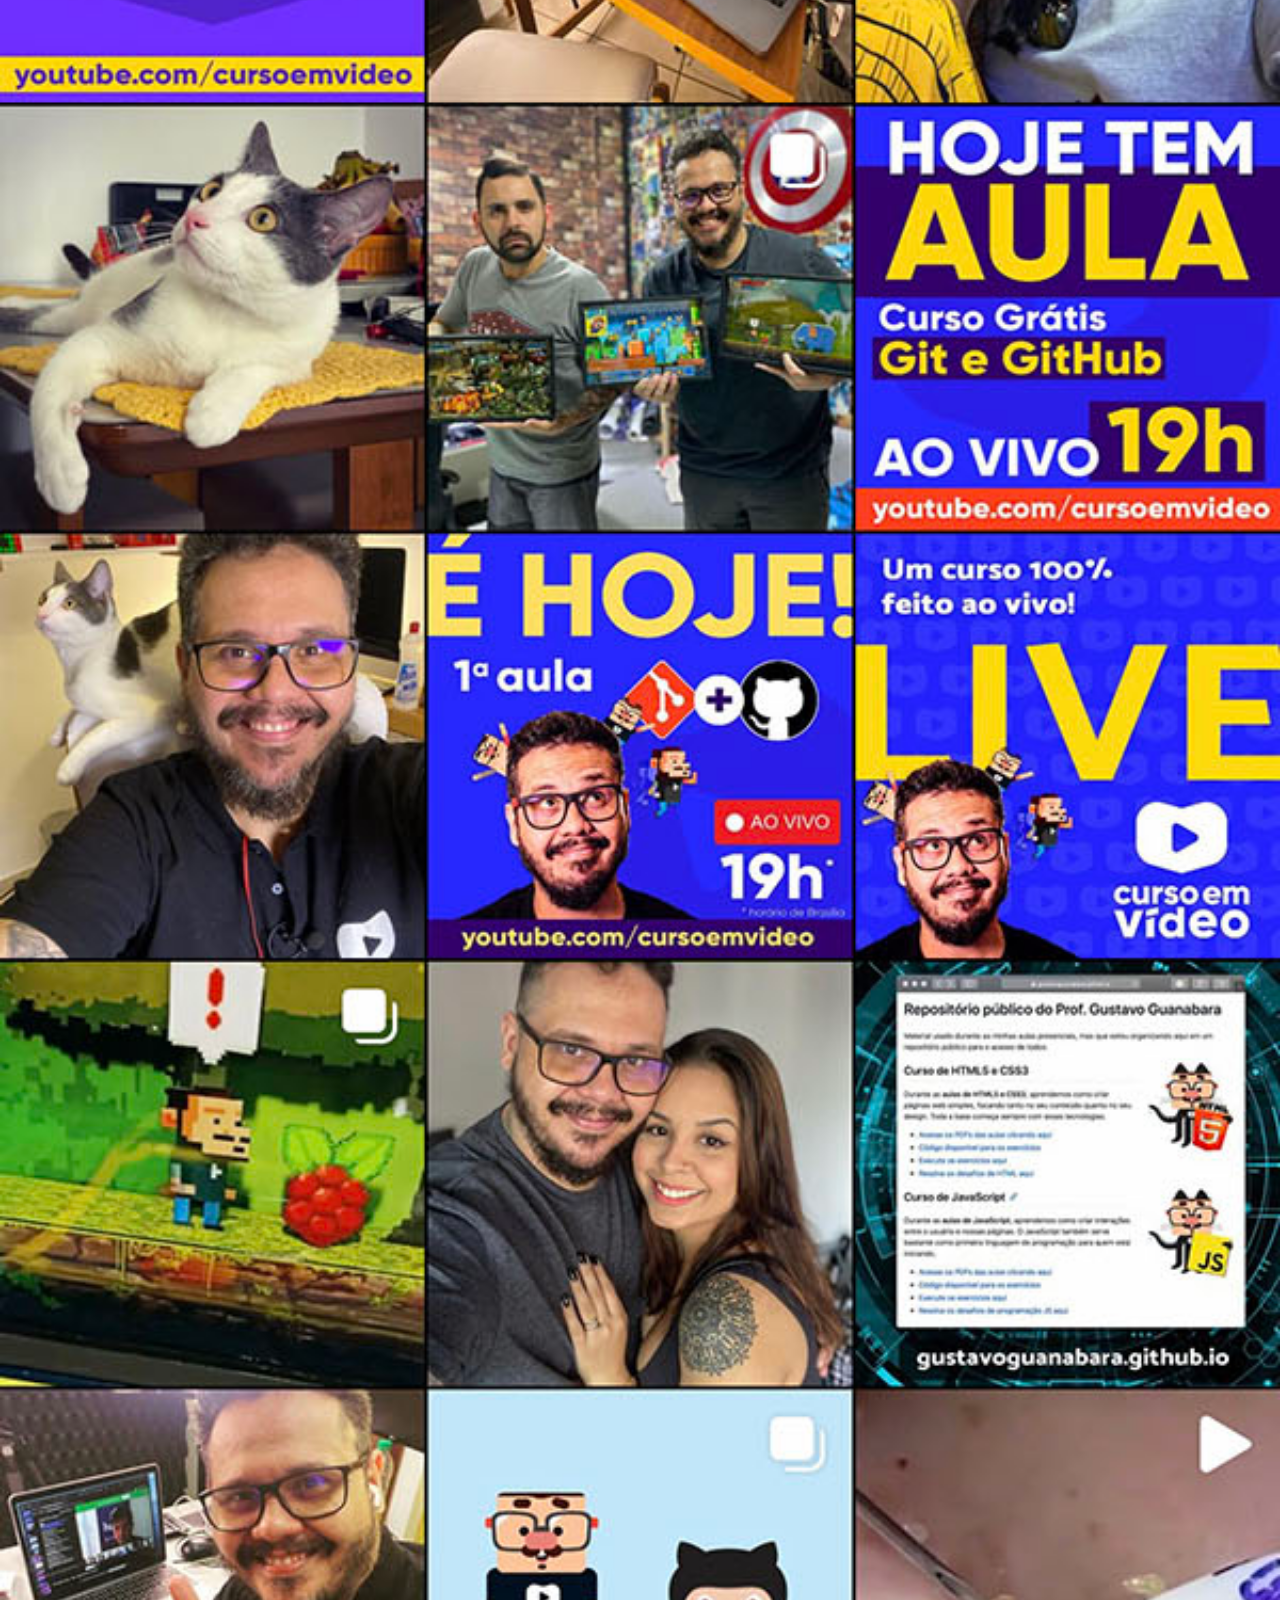
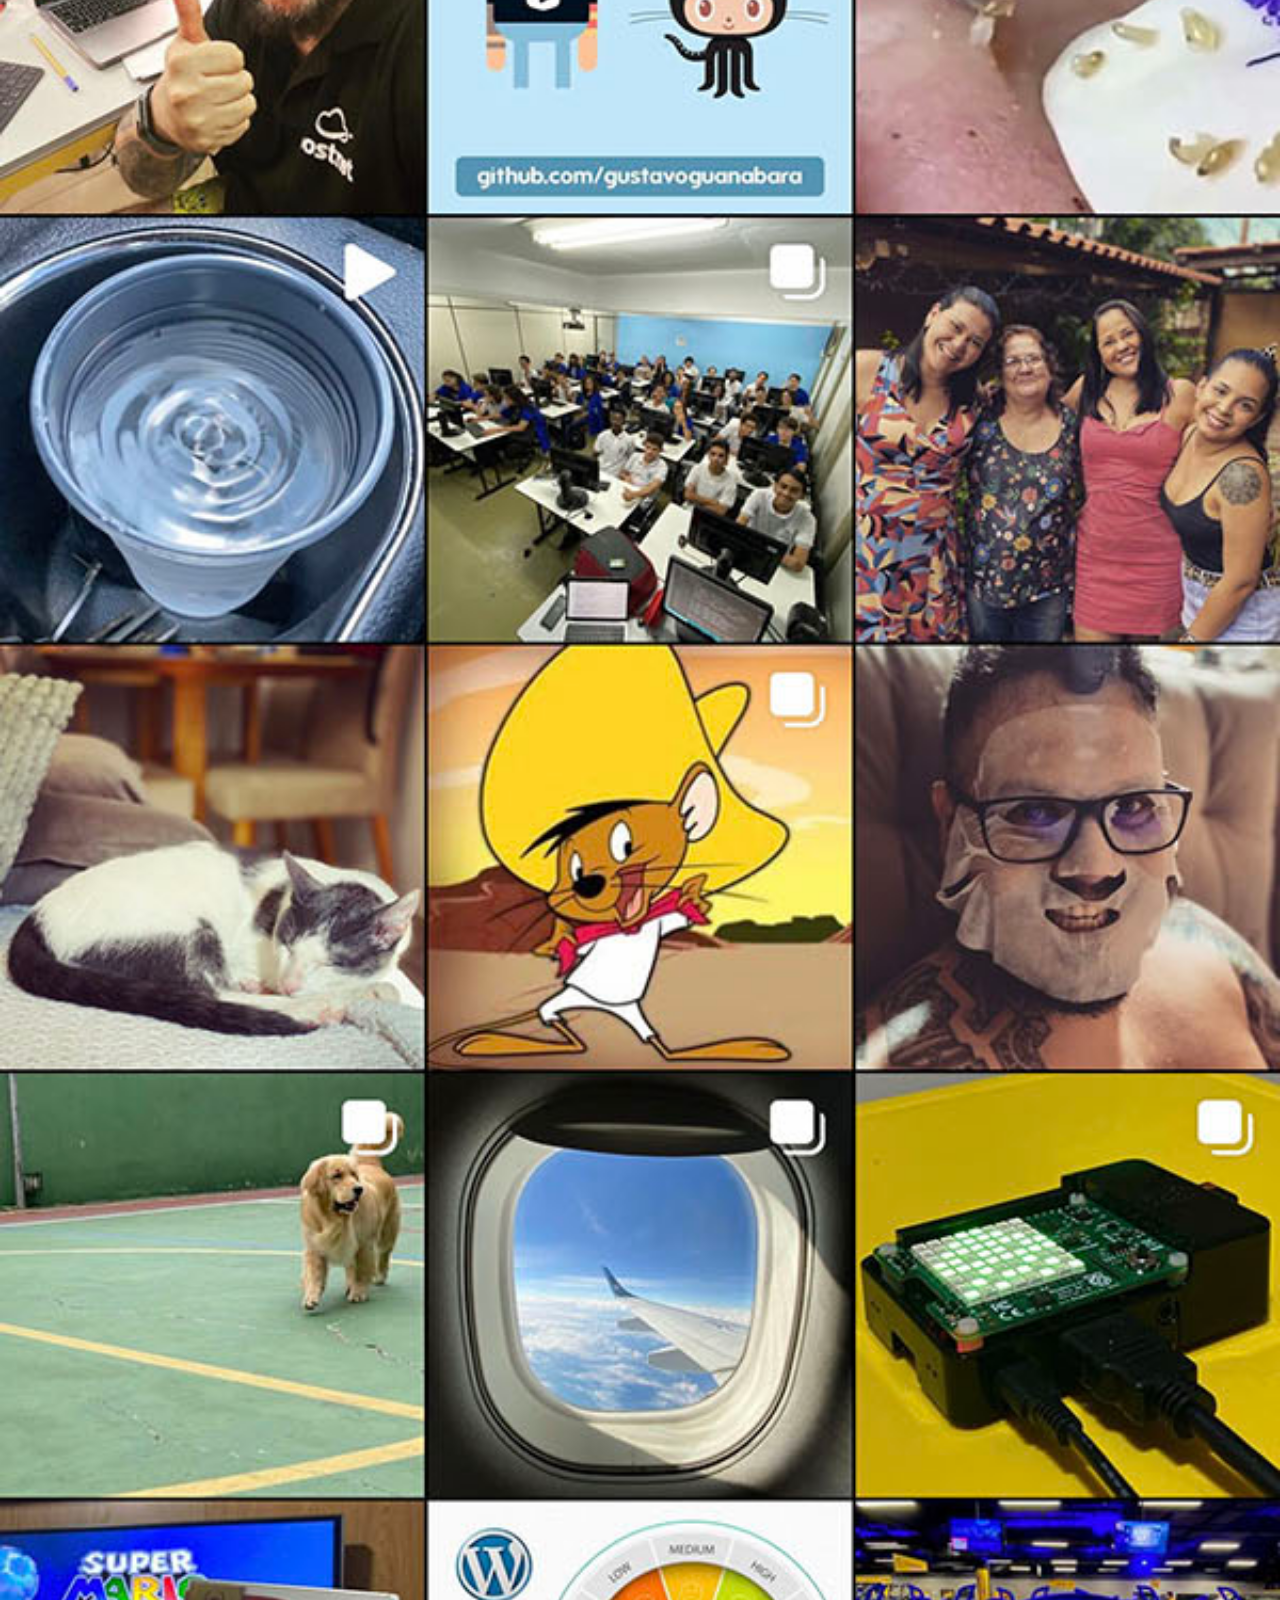
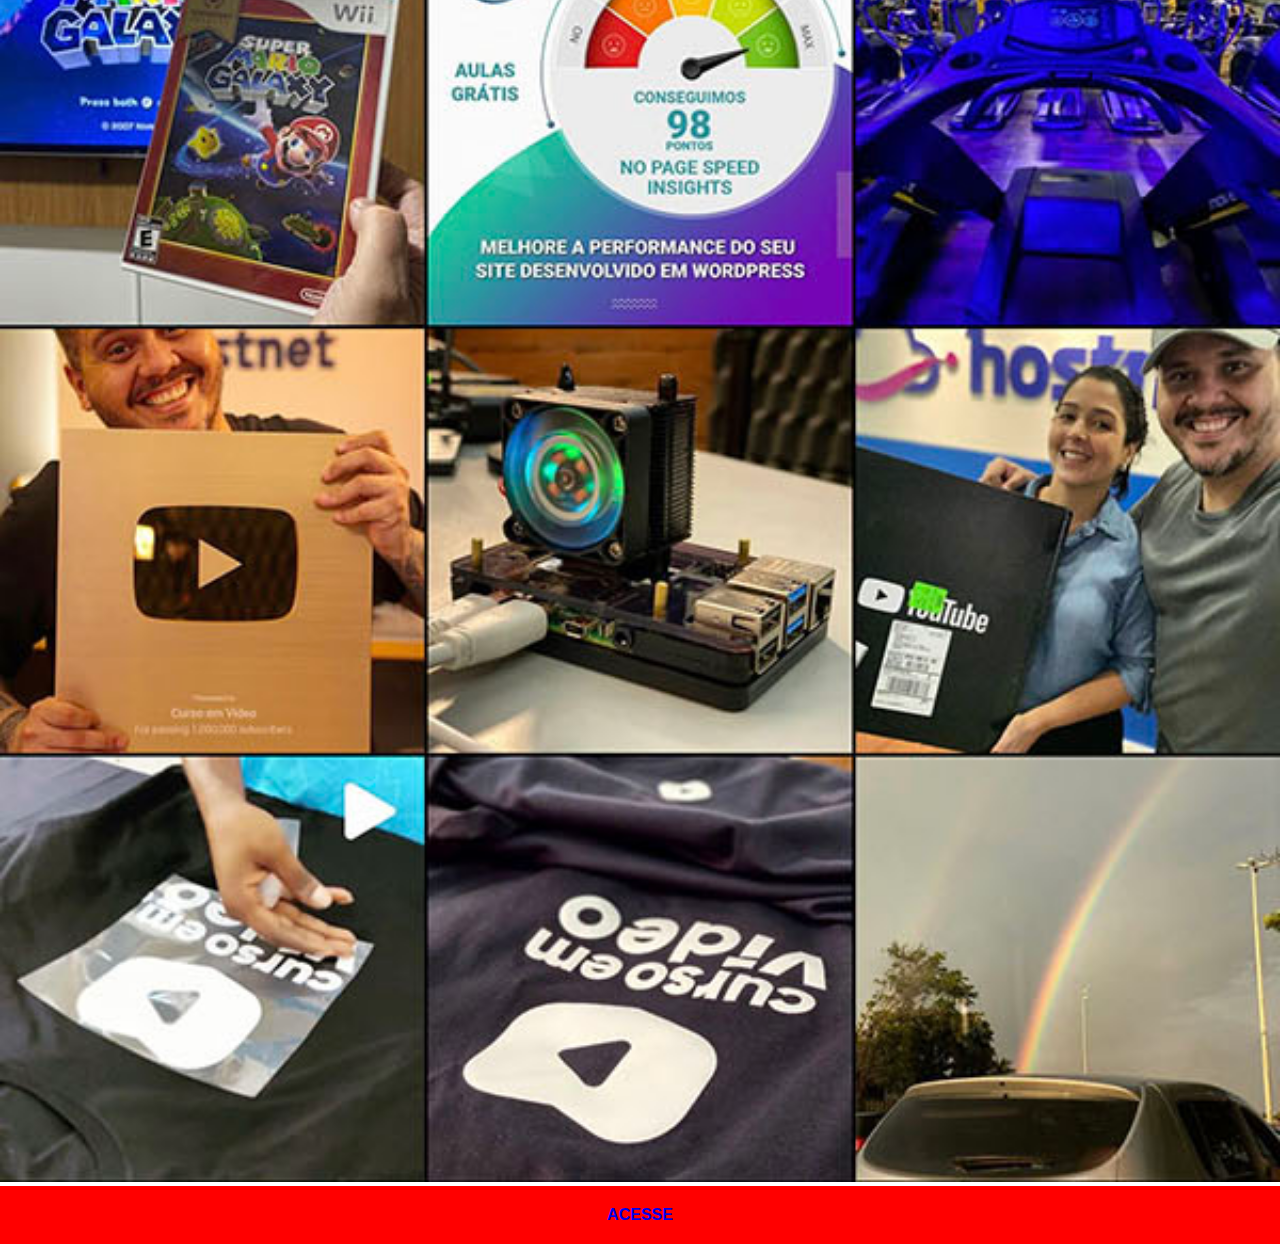
<file: intagram.html>
<!DOCTYPE html>
<html lang="en">
<head>
    <meta charset="UTF-8">
    <meta name="viewport" content="width=device-width, initial-scale=1.0">
    <title>Document</title>
    <link rel="stylesheet" href="estilos/social.css">
</head>
<body>
    <img src="imagens/tela-instagram.jpg" alt="youtube"><a href="https://www.instagram.com/onxgustavo/" target="_blank">ACESSE</a>
</body>
</html>
</file>
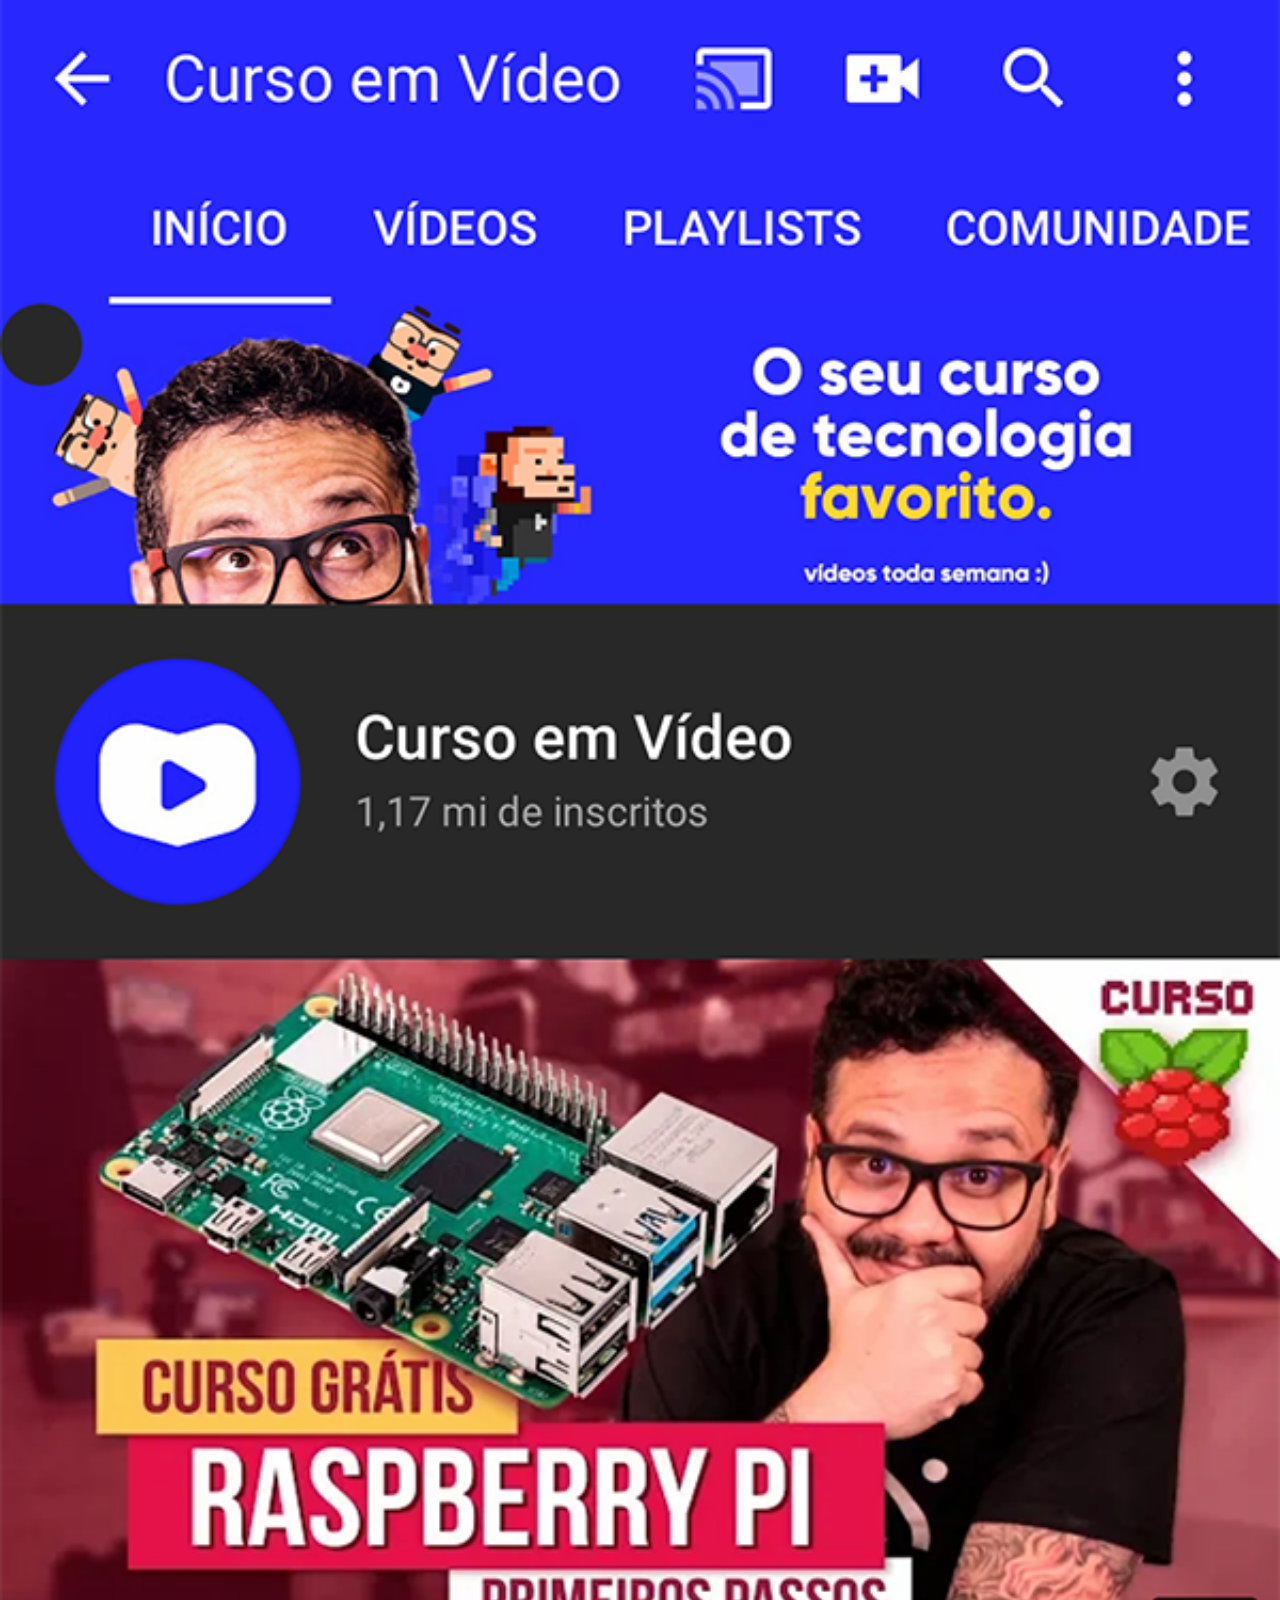
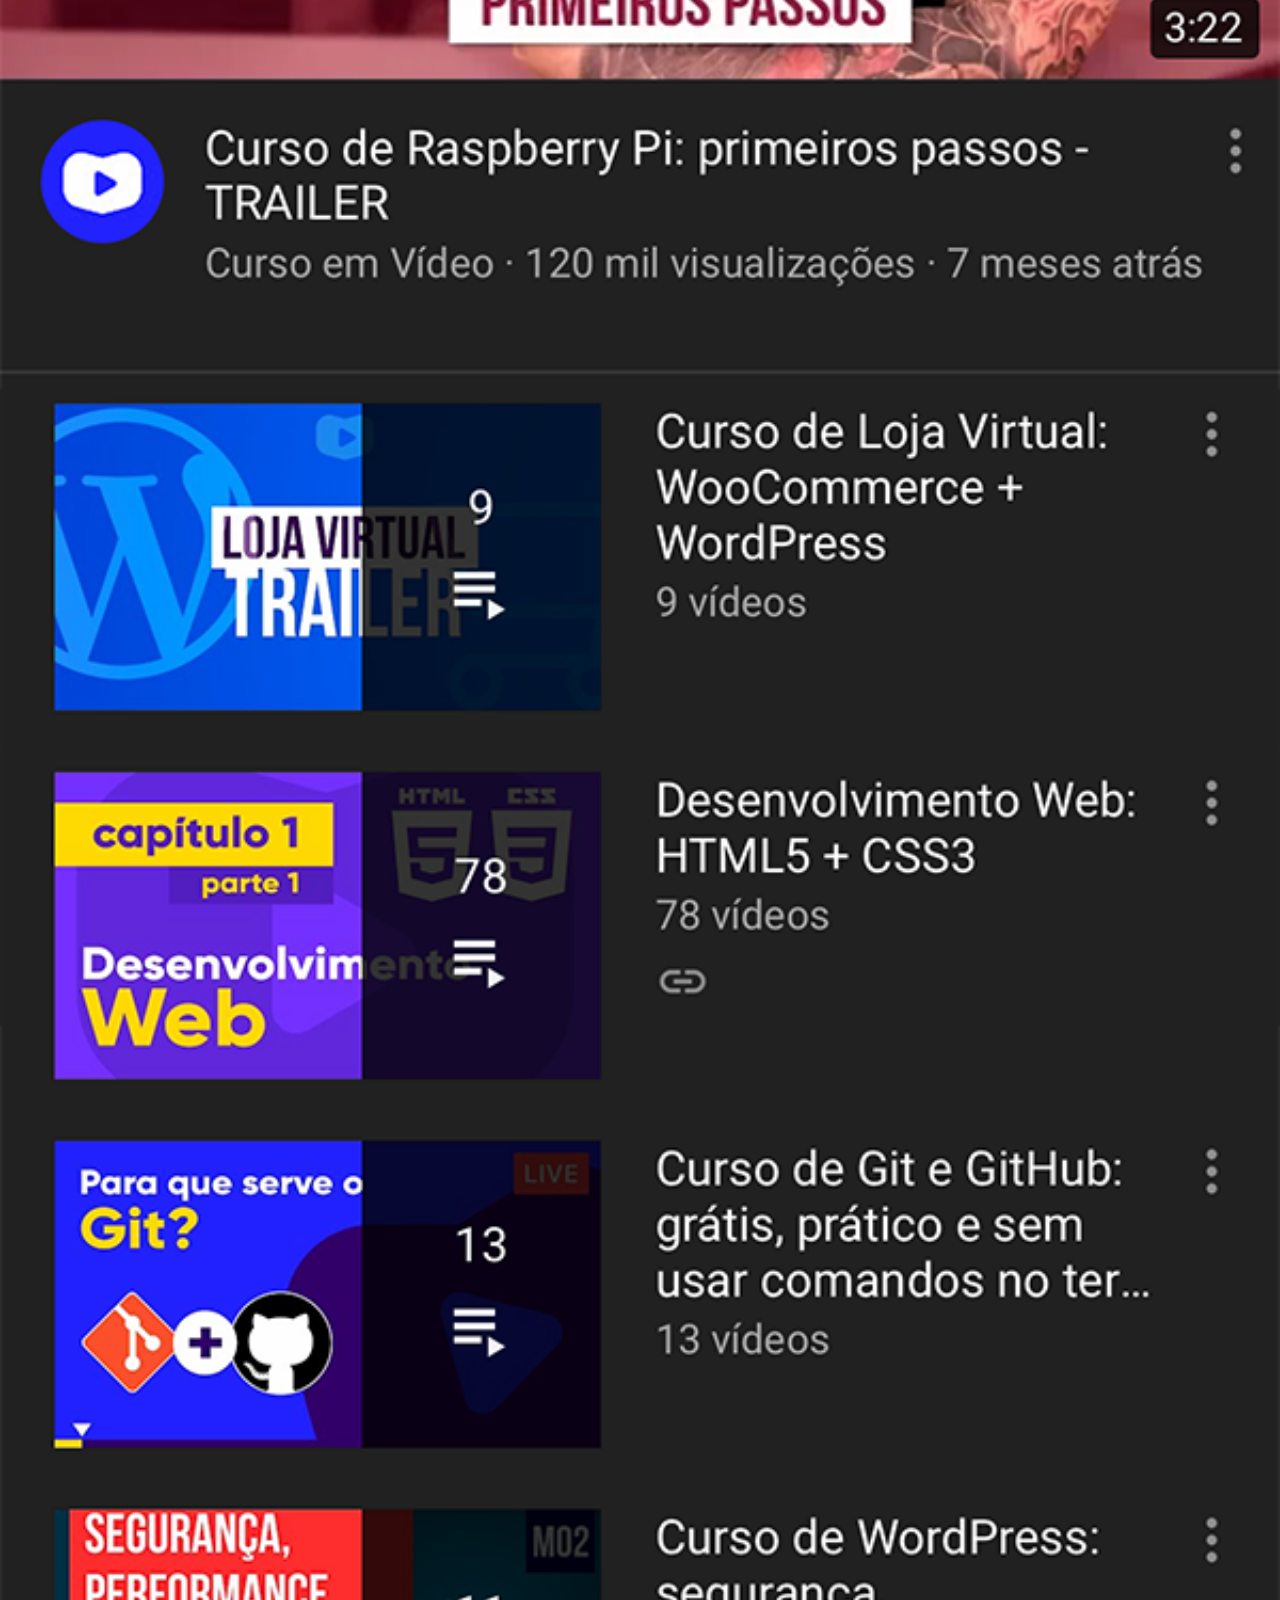
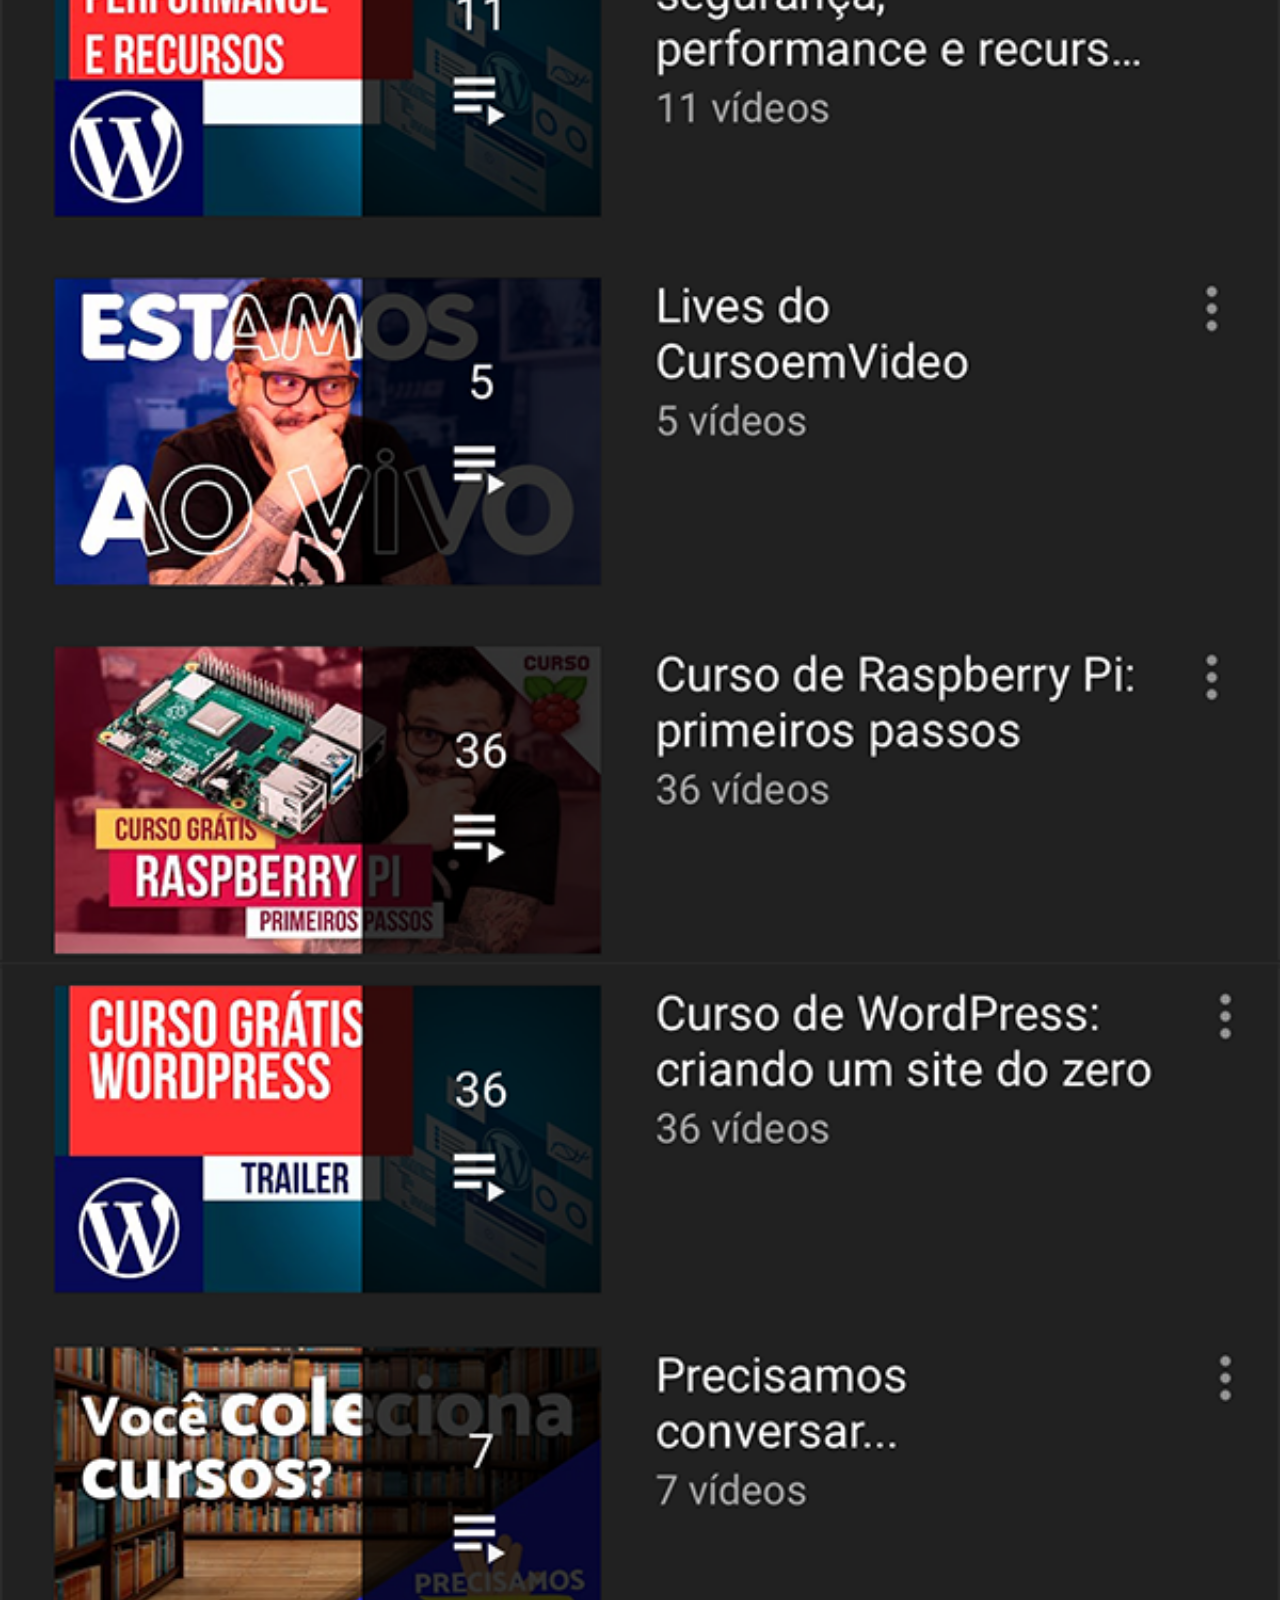
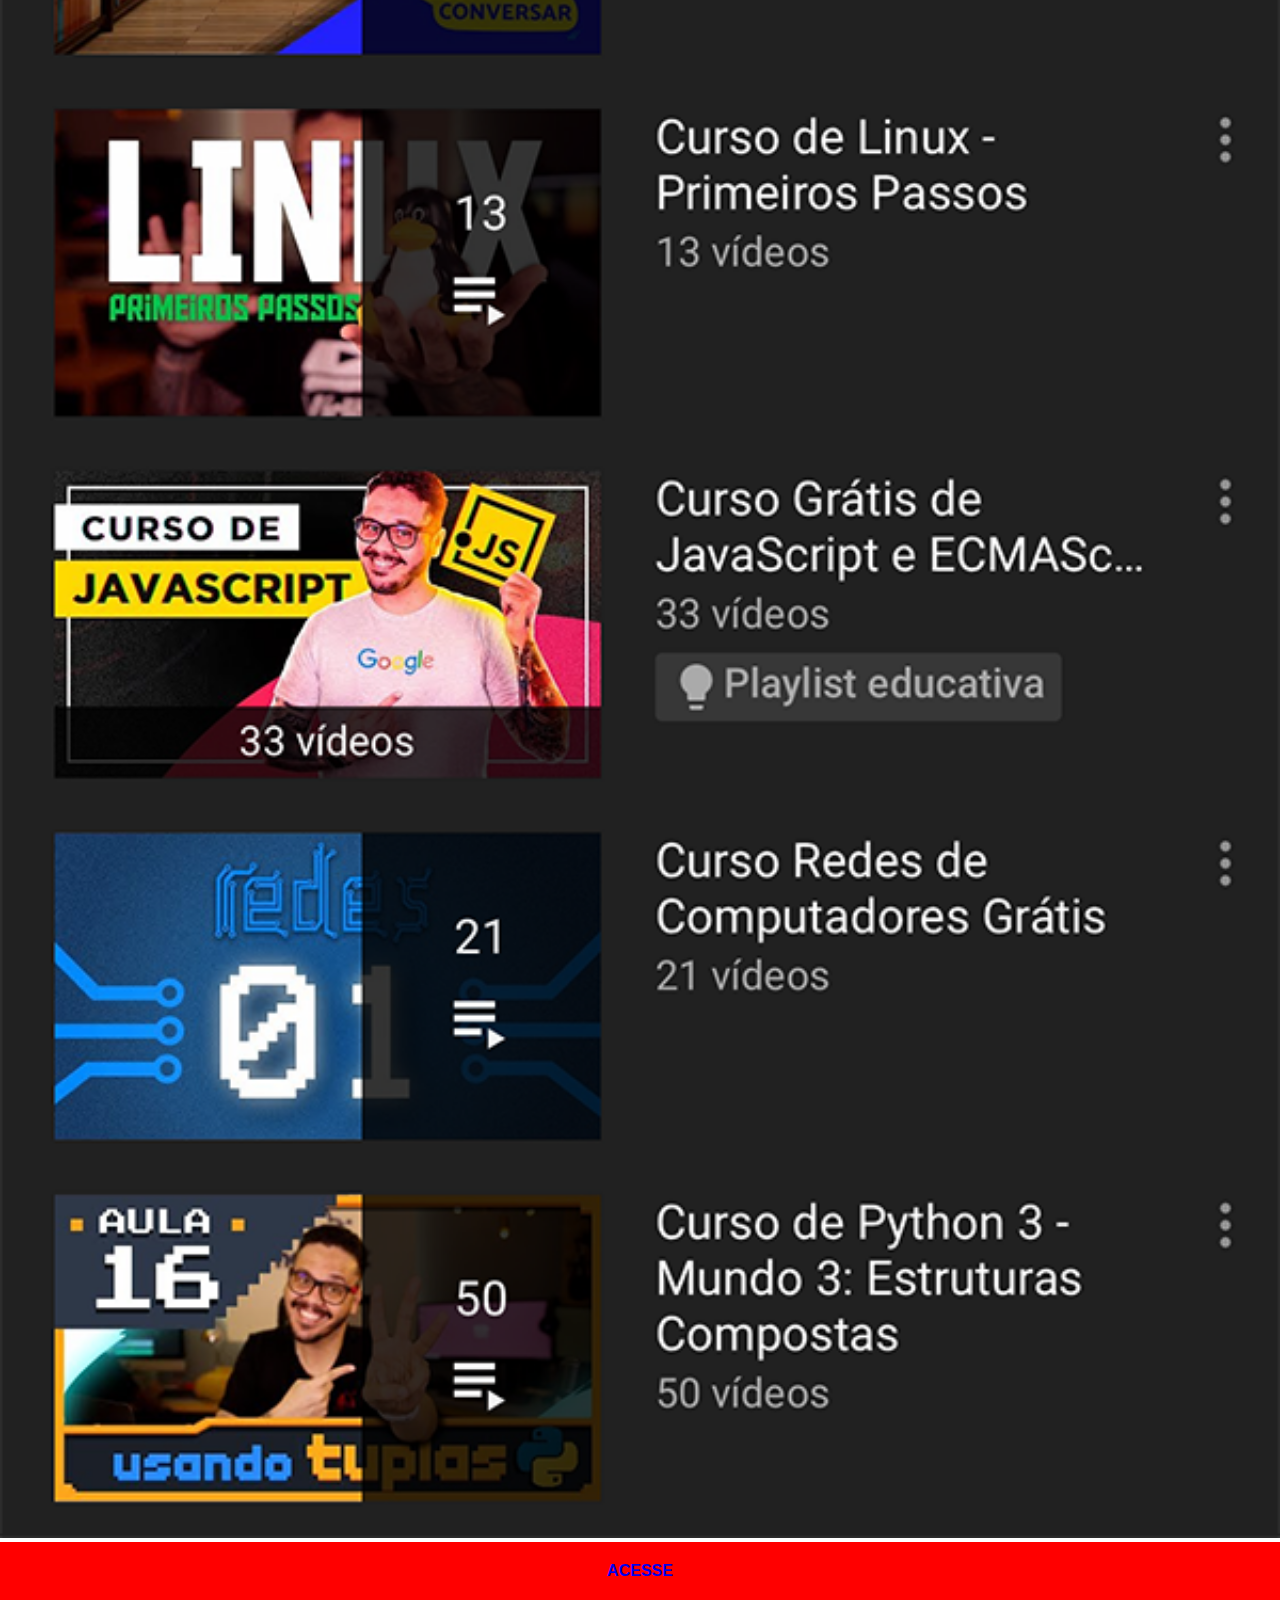
<file: youtube.html>
<!DOCTYPE html>
<html lang="en">
<head>
    <meta charset="UTF-8">
    <meta name="viewport" content="width=device-width, initial-scale=1.0">
    <title>Document</title>
    <link rel="stylesheet" href="estilos/social.css">
    </style>
</head>
<body>
    <img src="imagens/tela-youtube.png" alt="youtube"><a href="https://www.youtube.com/" target="_blank">ACESSE</a>
</body>
</html>
</file>
<file: estilos/style.css>
@charset "UTF-8";

* {
    margin: 0;
    padding: 0;
    font-family: system-ui, -apple-system, BlinkMacSystemFont, 'Segoe UI', Roboto, Oxygen, Ubuntu, Cantarell, 'Open Sans', 'Helvetica Neue', sans-serif;
}

html, body {
    height: 100vh;
    width: 100vw;
    background-color: black;
}
body {
    background-image: url('../imagens/fundo-madeira.jpg');
    background-repeat: no-repeat;
    background-position: top center;
    background-size: cover;
    background-attachment: fixed;

}
main {
    height: 100vh;
    position: relative;
}
section#iphone {
    position: absolute;
    top: 50%;
    left: 50%;
    transform: translate(-50%, -50%);

    height: 627px;
    width: 311px;
    background-image: url('../imagens/frame-iphone.png');
    background-repeat: no-repeat;
    
}
iframe#tela {
    position: relative;
    top: 80px;
    left: 22px;
    width: 267px;
    height: 471px;
}
section#container-icon {
    display: flex;
    flex-direction: column;
    align-items: end;
}
section#container-icon img {
    width: 50px;
    margin: 10px;
    border-radius: 50%;
    box-shadow: 2px 2px 5px rgba(0, 0, 0, 0.400);  
    box-sizing: border-box;
}
section#container-icon img:hover {
    border: 2px solid rgba(255, 255, 255, 0.568);
    transform: translate(-3px, -3px);
    box-shadow: 5px 5px 10px rgba(0, 0, 0, 0.623);
    transition: transform .3s, border 1s;
}
</file>
<file: estilos/social.css>
* {
    margin: 0px;
    padding: 0px;
    font-family: Arial, Helvetica, sans-serif;
}
::-webkit-scrollbar { /* Esconder barra de rolagem*/
    width: 0px;
    height: 0px;
}
img {
    width: 100vw;
}

a {
    display: block;
    background-color: red;
    padding: 20px;
    text-align: center;
    font-weight: bolder;
    text-decoration: none;
}
</file>
